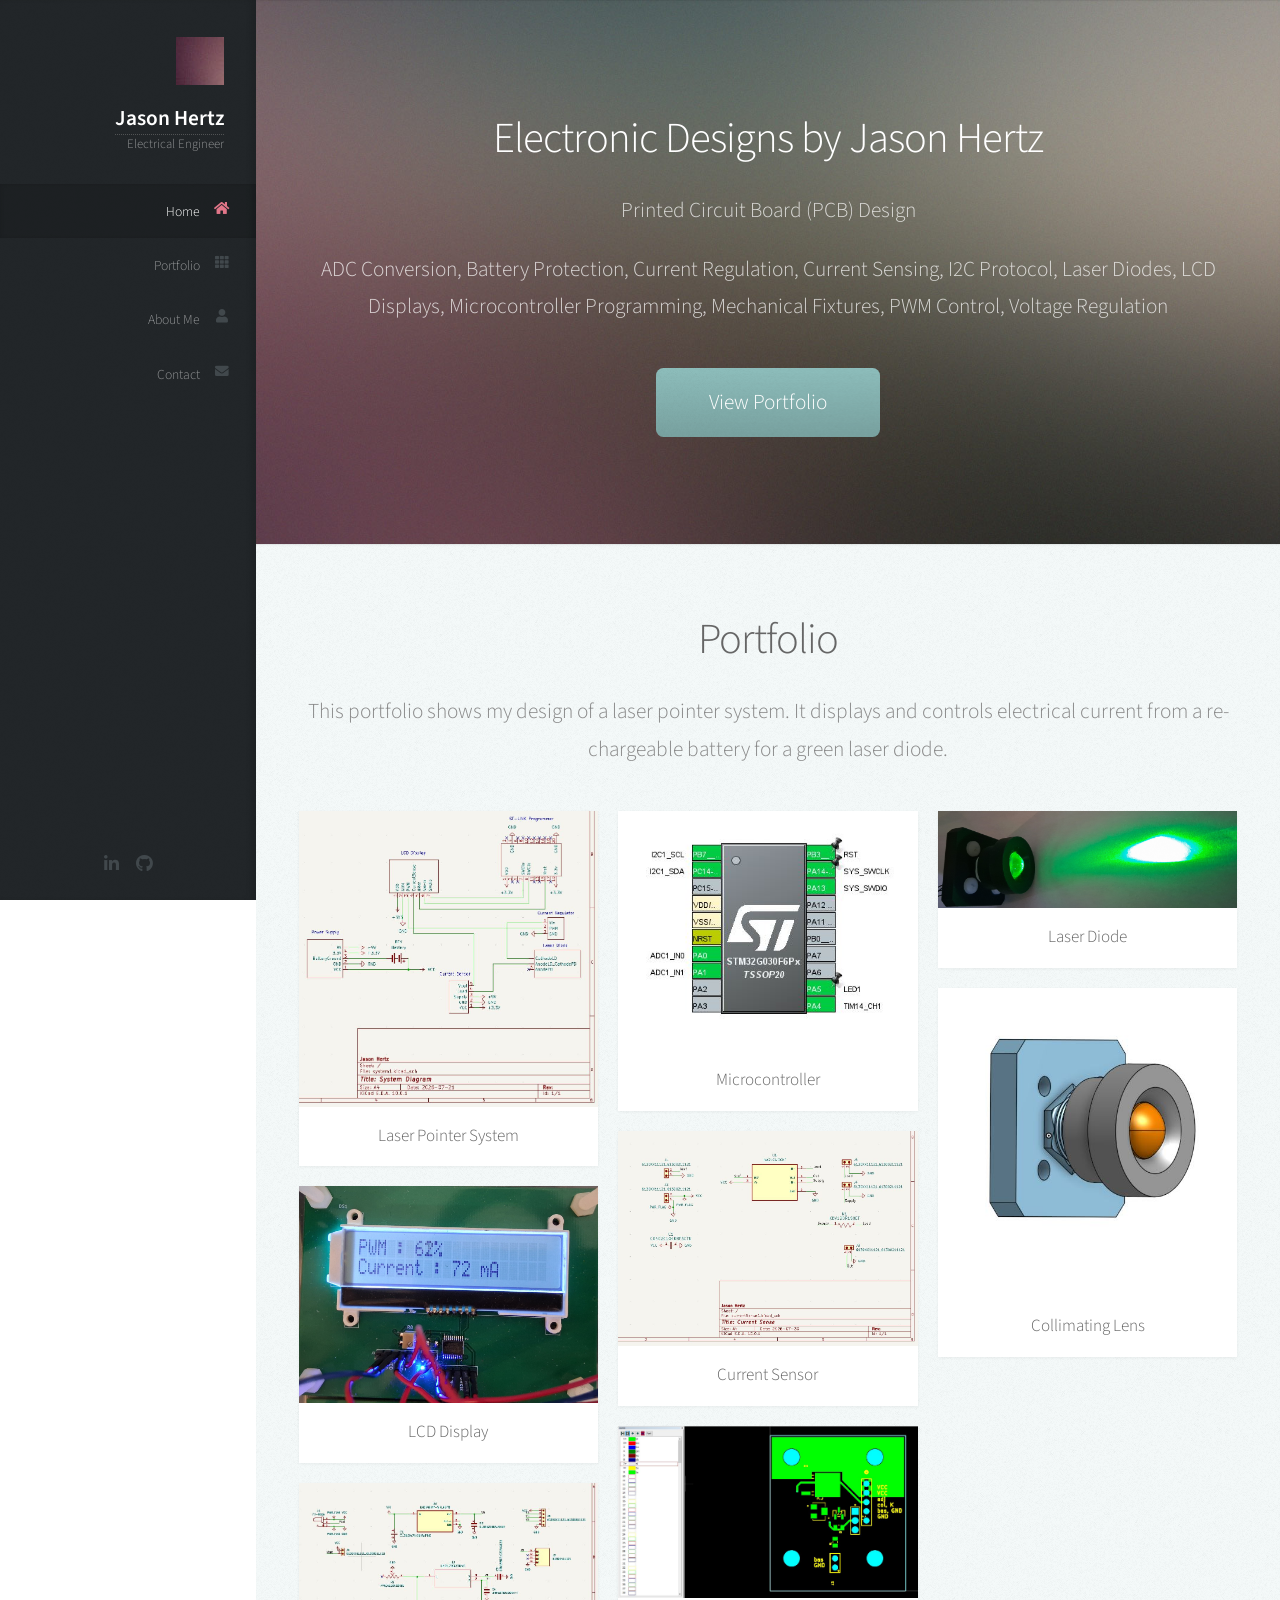
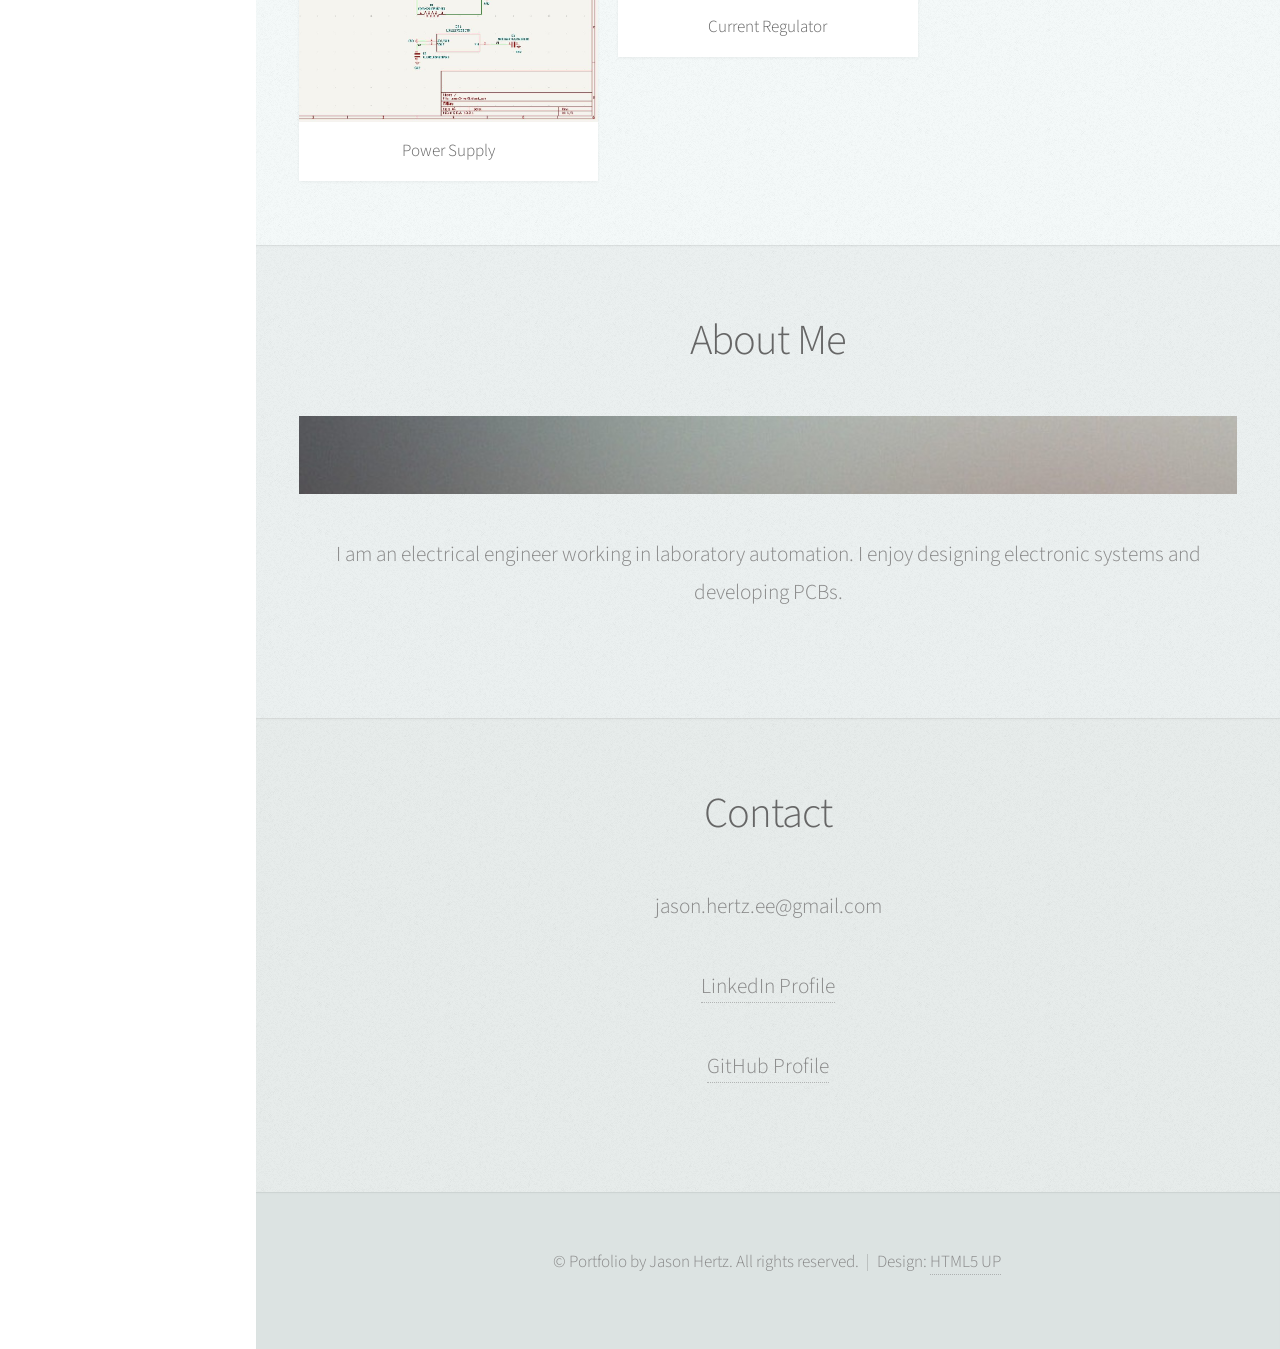
<file: index.html>
<!DOCTYPE HTML>
<!--
	Prologue by HTML5 UP
	html5up.net | @ajlkn
	Free for personal and commercial use under the CCA 3.0 license (html5up.net/license)
-->
<html>
	<head>
		<title>Jason Hertz</title>
		<meta charset="utf-8" />
		<meta name="viewport" content="width=device-width, initial-scale=1, user-scalable=no" />
		<link rel="stylesheet" href="assets/css/main.css" />
	</head>
	<body class="is-preload">

		<!-- Header -->
			<div id="header">

				<div class="top">

					<!-- Logo -->
						<div id="logo">
							<span class="image avatar48"><img src="images/avatar.jpg" alt="" /></span>
							<h1 id="title"><a href="https://jasonhertzee.github.io/">Jason Hertz</a></h1>
							<p>Electrical Engineer</p>
						</div>

					<!-- Nav -->
						<nav id="nav">
							<ul>
								<li><a href="#top" id="top-link"><span class="icon solid fa-home">Home</span></a></li>
								<li><a href="#portfolio" id="portfolio-link"><span class="icon solid fa-th">Portfolio</span></a></li>
								<li><a href="#about" id="about-link"><span class="icon solid fa-user">About Me</span></a></li>
								<li><a href="#contact" id="contact-link"><span class="icon solid fa-envelope">Contact</span></a></li>
							</ul>
						</nav>

				</div>

				<div class="bottom">

					<!-- Social Icons -->
						<ul class="icons">
							<li><a href="https://www.linkedin.com/in/jason-hertz-9854b223b/" class="icon brands fa-linkedin-in"><span class="label">LinkedIn</span></a></li>
							<li><a href="https://github.com/JasonHertzEE/JasonHertzEE" class="icon brands fa-github"><span class="label">Github</span></a></li>				
						</ul>
				</div>

			</div>

		<!-- Main -->
			<div id="main">

				<!-- Intro -->
					<section id="top" class="one dark cover">
						<div class="container">

							<header>
								<h2 class="alt"><strong>Electronic Designs by Jason Hertz</strong></h2>
								<p>Printed Circuit Board (PCB) Design</p>
								<p>ADC Conversion, Battery Protection, Current Regulation, Current Sensing, I2C Protocol, Laser Diodes, LCD Displays, Microcontroller Programming, Mechanical Fixtures, PWM Control, Voltage Regulation</p>
							</header>

							<footer>
								<a href="#portfolio" class="button scrolly">View Portfolio</a>
							</footer>

						</div>
					</section>

				<!-- Portfolio -->
					<section id="portfolio" class="two">
						<div class="container">

							<header>
								<h2>Portfolio</h2>
								<p>This portfolio shows my design of a laser pointer system. It displays and controls electrical current from a re-chargeable battery for a green laser diode.</p>
							</header>

							<div class="row">
								<div class="col-4 col-12-mobile">
									<article class="item">
										<a href="systemIndex1.html" class="image fit"><img src="images/systemDesign1.JPG" alt="" /></a>
										<header>
											<h3>Laser Pointer System</h3>
										</header>
									</article>
									<article class="item">
										<a href="LCDIndex1.html" class="image fit"><img src="images/lcd1.jpg" alt="" /></a>
										<header>
											<h3>LCD Display</h3>
										</header>
									</article>
									<article class="item">
										<a href="powerSupplyIndex1.html" class="image fit"><img src="images/powerSupply.JPG" alt="" /></a>
										<header>
											<h3>Power Supply</h3>
										</header>
									</article>
									
								</div>
								<div class="col-4 col-12-mobile">
									
									<article class="item">
										<a href="microControllerIndex1.html" class="image fit"><img src="images/microController.JPG" alt="" /></a>
										<header>
											
											<h3>Microcontroller</h3>
										</header>
									</article>
									<article class="item">
										<a href="currentSenseIndex1.html" class="image fit"><img src="images/currentSense.JPG" alt="" /></a>
										<header>
											<h3>Current Sensor</h3>
										</header>
									</article>
									<article class="item">
										<a href="currentRegulatorIndex1.html" class="image fit"><img src="images/currentRegulator.JPG" alt="" /></a>
										<header>
											<h3>Current Regulator</h3>
										</header>
									</article>
								</div>
								<div class="col-4 col-12-mobile">
									
									
									<article class="item">
										<a href="laserDiodeIndex1.html" class="image fit"><img src="images/laser1.jpg" alt="" /></a>
										<header>
											<h3>Laser Diode</h3>
										</header>
									</article>
									<article class="item">
										<a href="lensIndex1.html" class="image fit"><img src="images/laserFixture1.JPG" alt="" /></a>
										<header>
											<h3>Collimating Lens</h3>
										</header>
									</article>
								</div>
							</div>

						</div>
					</section>

				<!-- About Me -->
					<section id="about" class="three">
						<div class="container">

							<header>
								<h2>About Me</h2>
							</header>

							<a href="#" class="image featured"><img src="images/pic08.jpg" alt="" /></a>

							<p>I am an electrical engineer working in laboratory automation. I enjoy designing electronic systems and developing PCBs.</p>

						</div>
					</section>

				<!-- Contact -->
					<section id="contact" class="four">
						<div class="container">

							<header>
								<h2>Contact</h2>
							</header>

							<p>jason.hertz.ee@gmail.com</p>
							<p><a href = "https://www.linkedin.com/in/jason-hertz-9854b223b/">LinkedIn Profile</a></p>
							<p><a href = "https://github.com/JasonHertzEE/JasonHertzEE">GitHub Profile</a></p>
						</div>
					</section>

			</div>

		<!-- Footer -->
			<div id="footer">

				<!-- Copyright -->
					<ul class="copyright">
						<li>&copy; Portfolio by Jason Hertz. All rights reserved.</li><li>Design: <a href="http://html5up.net">HTML5 UP</a></li>
					</ul>

			</div>

		<!-- Scripts -->
			<script src="assets/js/jquery.min.js"></script>
			<script src="assets/js/jquery.scrolly.min.js"></script>
			<script src="assets/js/jquery.scrollex.min.js"></script>
			<script src="assets/js/browser.min.js"></script>
			<script src="assets/js/breakpoints.min.js"></script>
			<script src="assets/js/util.js"></script>
			<script src="assets/js/main.js"></script>

	</body>
</html>
</file>
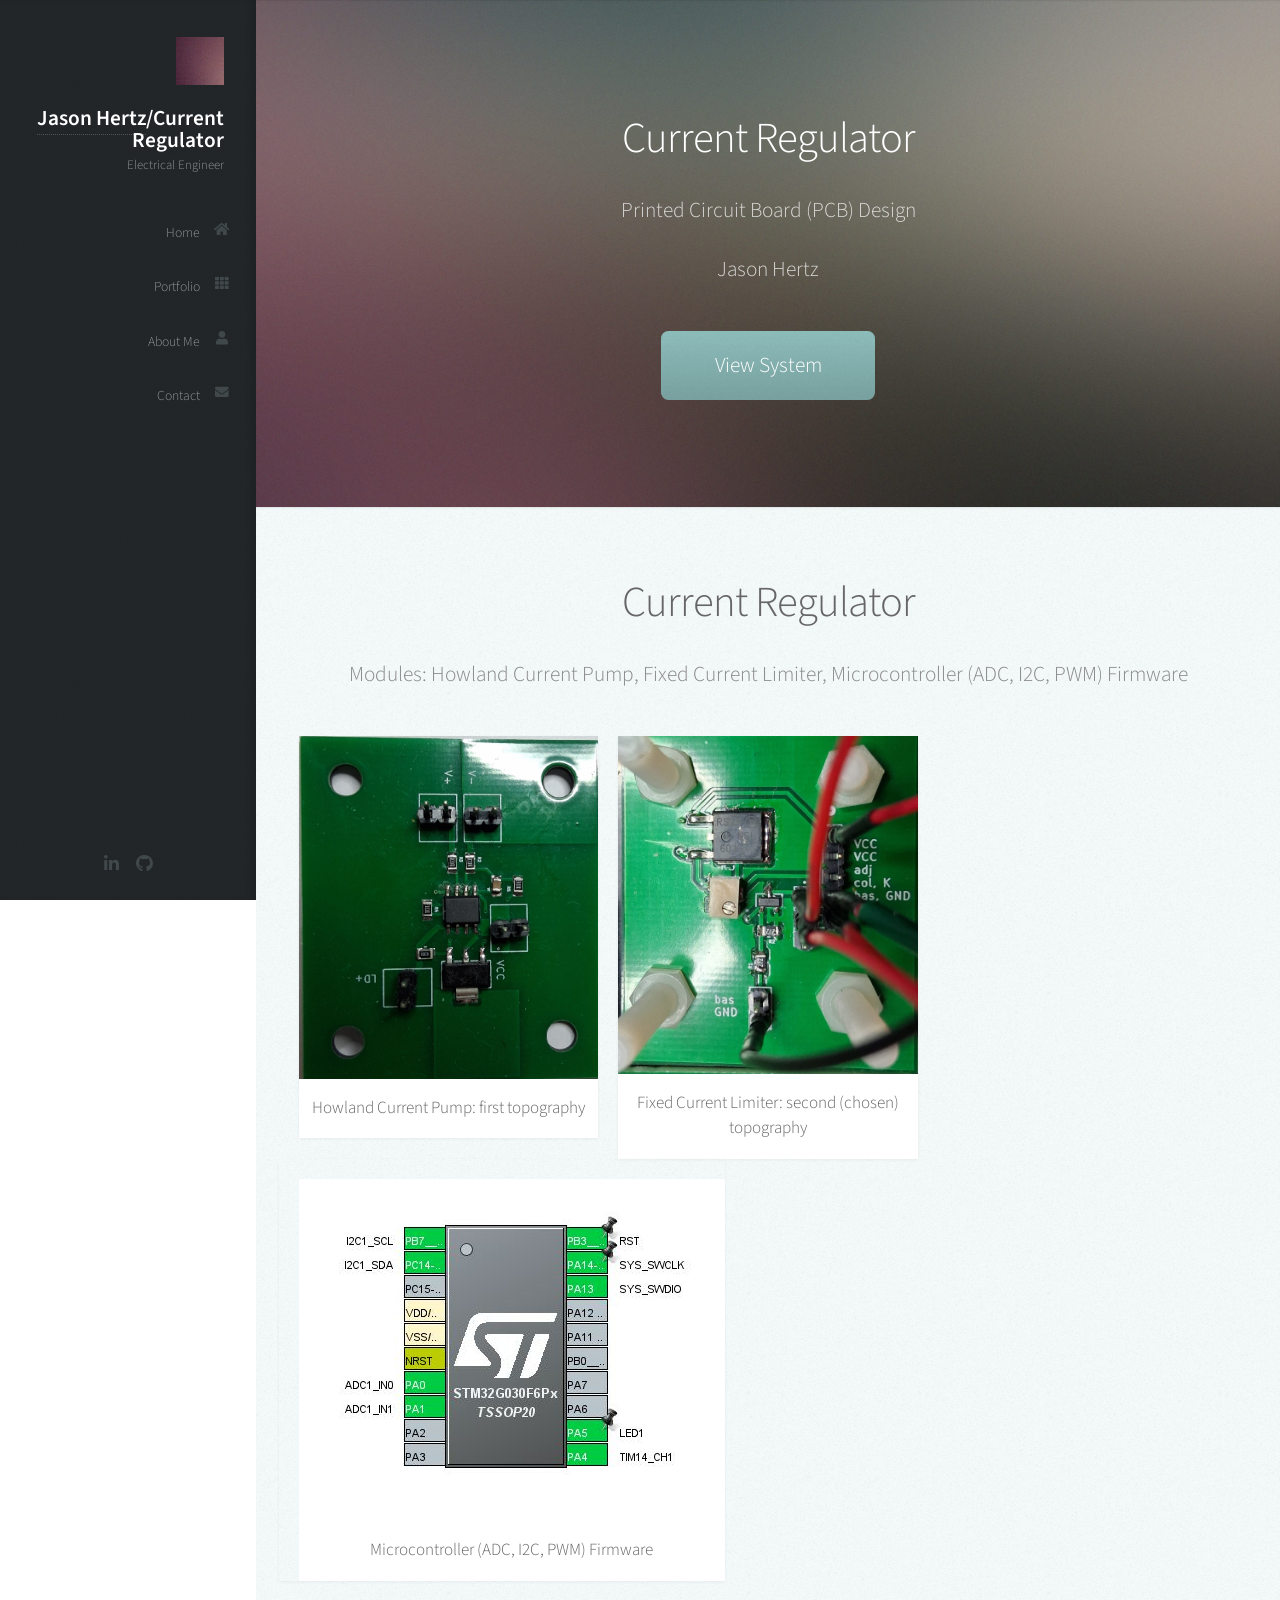
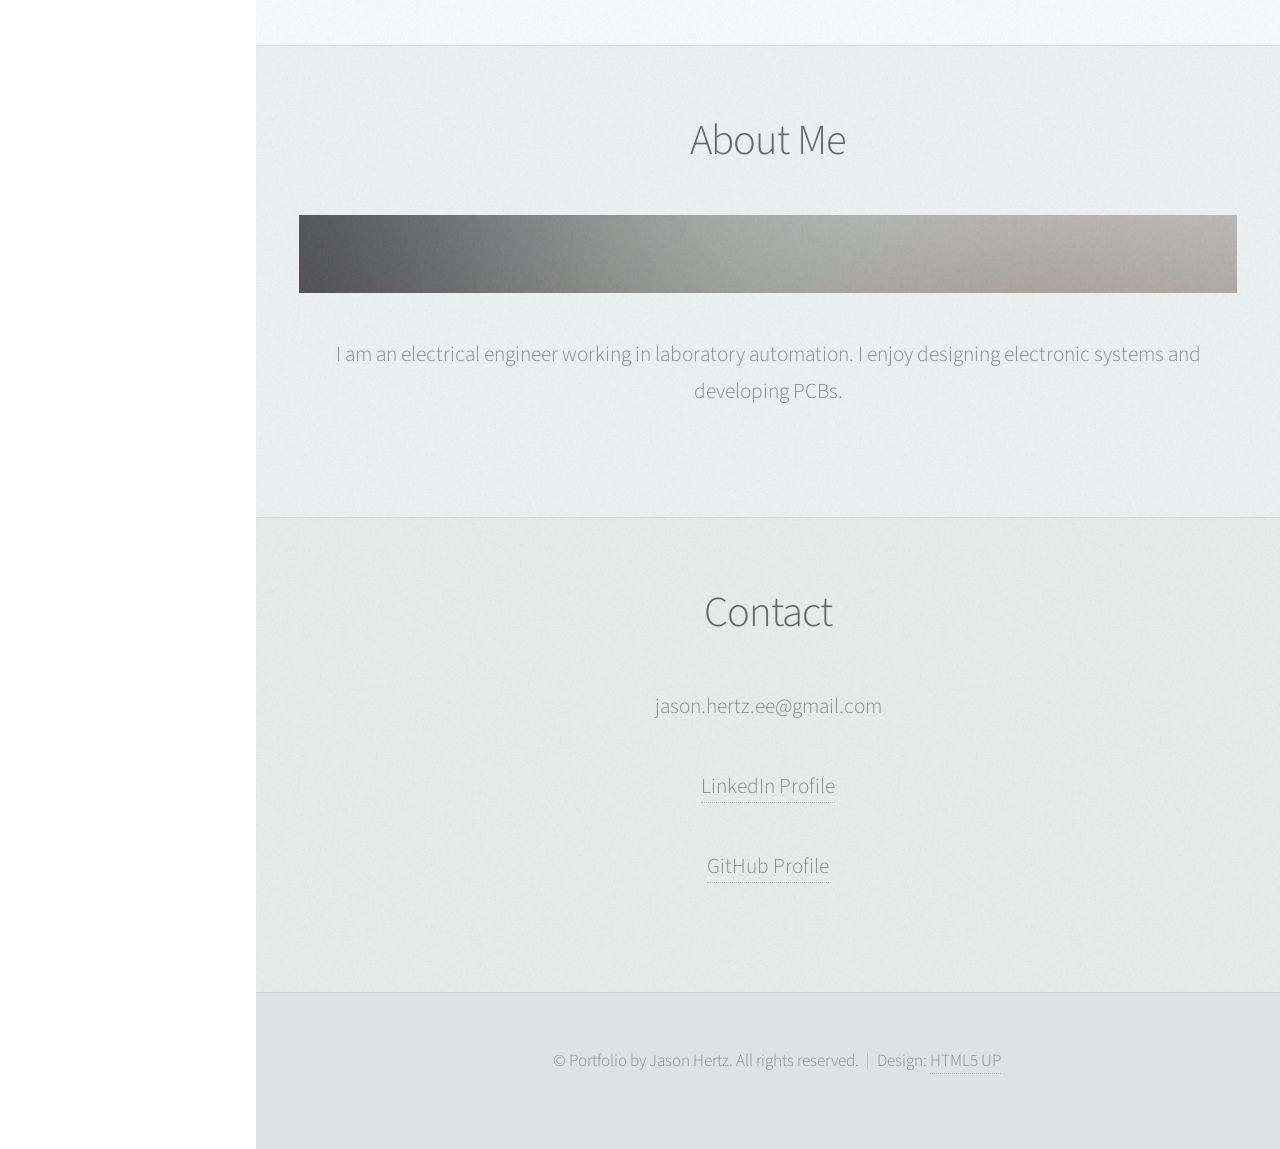
<file: currentRegulatorIndex1.html>
<!DOCTYPE HTML>
<!--
	Prologue by HTML5 UP
	html5up.net | @ajlkn
	Free for personal and commercial use under the CCA 3.0 license (html5up.net/license)
-->
<html>
	<head>
		<title>Jason Hertz/Current Regulator</title>
		<meta charset="utf-8" />
		<meta name="viewport" content="width=device-width, initial-scale=1, user-scalable=no" />
		<link rel="stylesheet" href="assets/css/main.css" />
	</head>
	<body class="is-preload">

		<!-- Header -->
			<div id="header">

				<div class="top">

					<!-- Logo -->
						<div id="logo">
							<span class="image avatar48"><img src="images/avatar.jpg" alt="" /></span>
							<h1 id="title"><a href="https://jasonhertzee.github.io/">Jason Hertz</a>/Current Regulator</h1>
							<p>Electrical Engineer</p>
						</div>

					<!-- Nav -->
						<nav id="nav">
							<ul>
								<li><a href="../index.html#top" id="top-link"><span class="icon solid fa-home">Home</span></a></li>
								<li><a href="../index.html#portfolio" id="portfolio-link"><span class="icon solid fa-th">Portfolio</span></a></li>
								<li><a href="../index.html#about" id="about-link"><span class="icon solid fa-user">About Me</span></a></li>
								<li><a href="../index.html#contact" id="contact-link"><span class="icon solid fa-envelope">Contact</span></a></li>
							</ul>
						</nav>

				</div>

				<div class="bottom">

					<!-- Social Icons -->
						<ul class="icons">
							<li><a href="https://www.linkedin.com/in/jason-hertz-9854b223b/" class="icon brands fa-linkedin-in"><span class="label">LinkedIn</span></a></li>
							<li><a href="https://github.com/JasonHertzEE/JasonHertzEE" class="icon brands fa-github"><span class="label">Github</span></a></li>				
						</ul>
				</div>

			</div>

		<!-- Main -->
			<div id="main">

				<!-- Intro -->
					<section id="top" class="one dark cover">
						<div class="container">

							<header>
								<h2 class="alt"><strong>Current Regulator</strong></h2>
								<p>Printed Circuit Board (PCB) Design</p>
								<p>Jason Hertz</p>
							</header>

							<footer>
								<a href="#portfolio" class="button scrolly">View System</a>
							</footer>

						</div>
					</section>

				<!-- Portfolio -->
					<section id="portfolio" class="two">
						<div class="container">

							<header>
								<h2>Current Regulator</h2>
								<p>Modules: Howland Current Pump, Fixed Current Limiter, Microcontroller (ADC, I2C, PWM) Firmware </p>
							</header>

							<div class="row">
								<div class="col-4 col-12-mobile">
									
									<article class="item">
										<a href="https://github.com/JasonHertzEE/JasonHertzEE.github.io/blob/main/images/currentPump1a.jpg" class="image fit"><img src="images/currentPump1a.jpg" alt="" /></a>
										<header>
											<h3>Howland Current Pump: first topography</h3>
										</header>
									</article>
									
								</div>
								<div class="col-4 col-12-mobile">
									
									<article class="item">
										<a href="https://github.com/JasonHertzEE/JasonHertzEE.github.io/blob/main/images/currentSW.jpg" class="image fit"><img src="images/currentSW.jpg" alt="" /></a>
										<header>
											<h3>Fixed Current Limiter: second (chosen) topography</h3>
										</header>
									</article>
									
								</div
								
								
								<div class="col-4 col-12-mobile">
									<article class="item">
										<a href="microControllerIndex1.html" class="image fit"><img src="images/microController.JPG" alt="" /></a>
										<header>
											
											<h3>Microcontroller (ADC, I2C, PWM) Firmware</h3>
										</header>
									</article>
								</div>

								
						</div>
					</section>

				<!-- About Me -->
					<section id="about" class="three">
						<div class="container">

							<header>
								<h2>About Me</h2>
							</header>

							<a href="#" class="image featured"><img src="images/pic08.jpg" alt="" /></a>

							<p>I am an electrical engineer working in laboratory automation. I enjoy designing electronic systems and developing PCBs.</p>

						</div>
					</section>

				<!-- Contact -->
					<section id="contact" class="four">
						<div class="container">

							<header>
								<h2>Contact</h2>
							</header>

							<p>jason.hertz.ee@gmail.com</p>
							<p><a href = "https://www.linkedin.com/in/jason-hertz-9854b223b/">LinkedIn Profile</a></p>
							<p><a href = "https://github.com/JasonHertzEE/JasonHertzEE">GitHub Profile</a></p>
						</div>
					</section>

			</div>

		<!-- Footer -->
			<div id="footer">

				<!-- Copyright -->
					<ul class="copyright">
						<li>&copy; Portfolio by Jason Hertz. All rights reserved.</li><li>Design: <a href="http://html5up.net">HTML5 UP</a></li>
					</ul>

			</div>

		<!-- Scripts -->
			<script src="assets/js/jquery.min.js"></script>
			<script src="assets/js/jquery.scrolly.min.js"></script>
			<script src="assets/js/jquery.scrollex.min.js"></script>
			<script src="assets/js/browser.min.js"></script>
			<script src="assets/js/breakpoints.min.js"></script>
			<script src="assets/js/util.js"></script>
			<script src="assets/js/main.js"></script>

	</body>
</html>
</file>
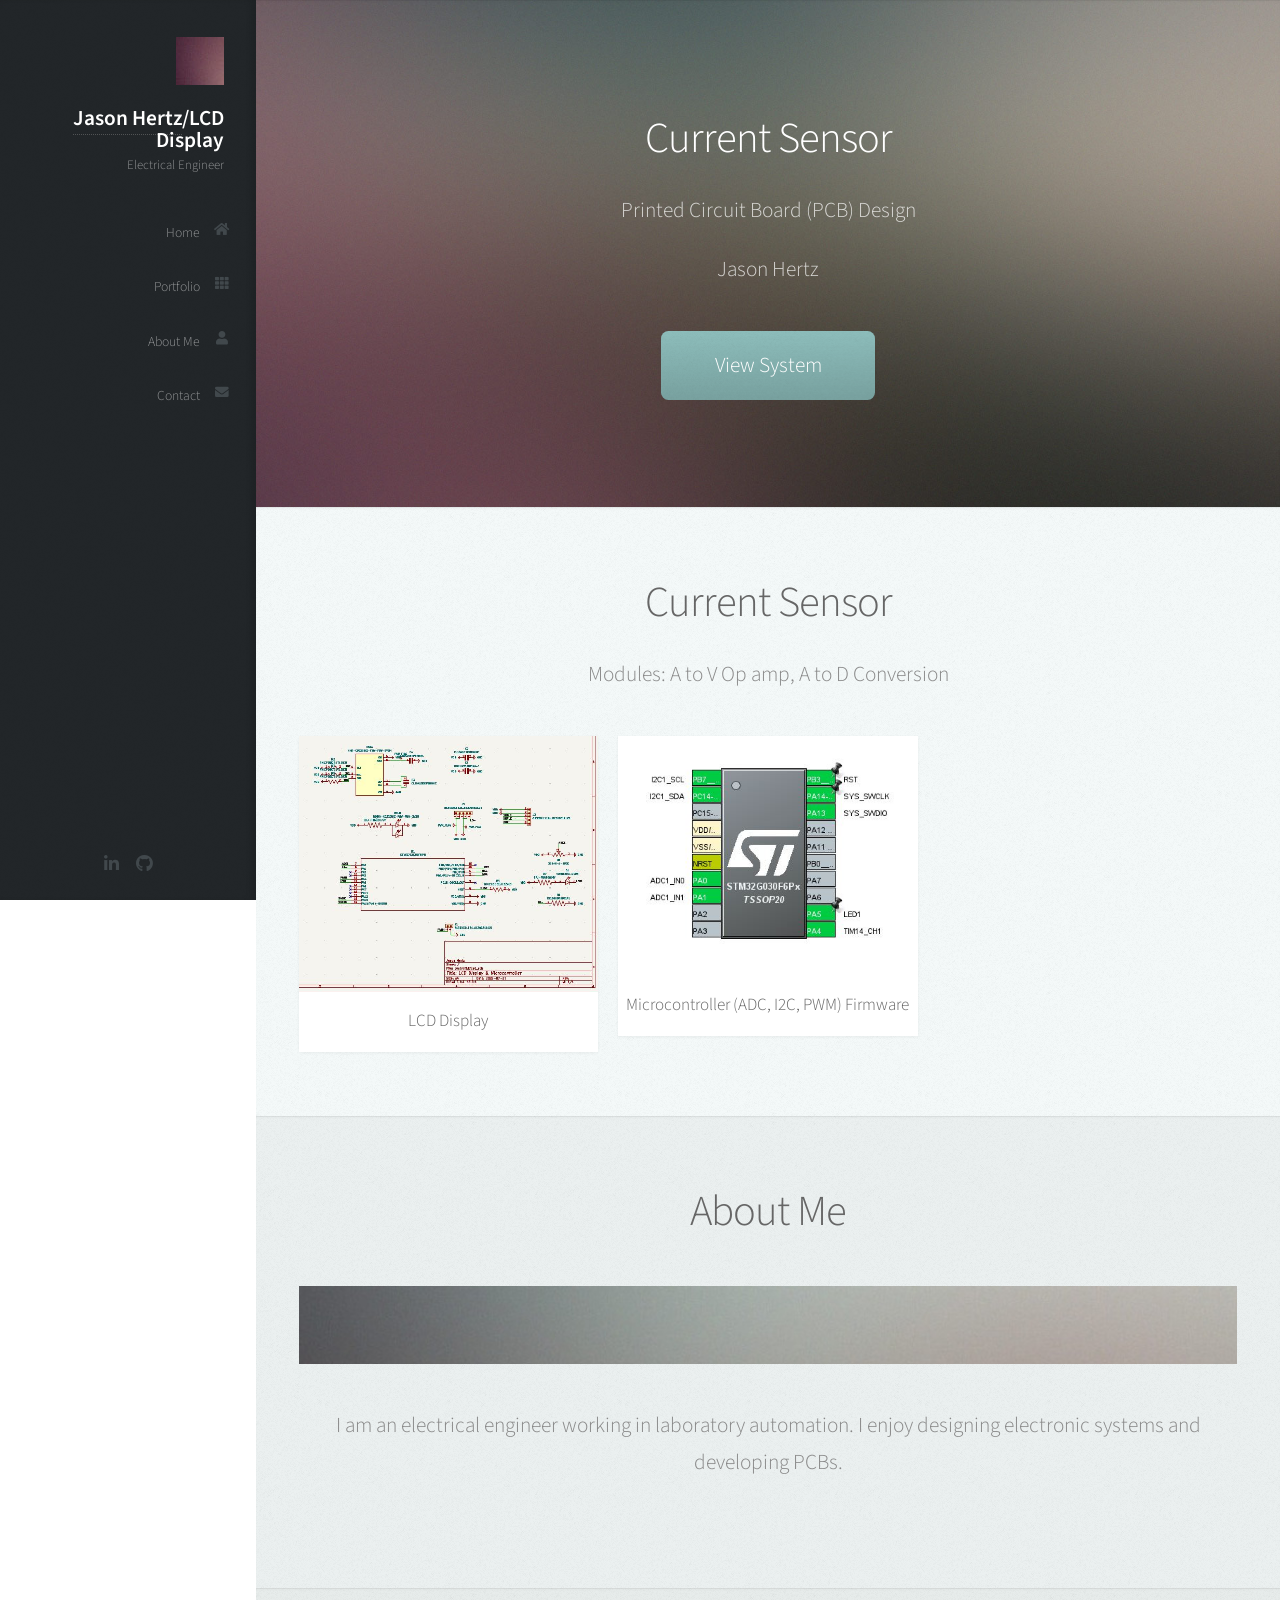
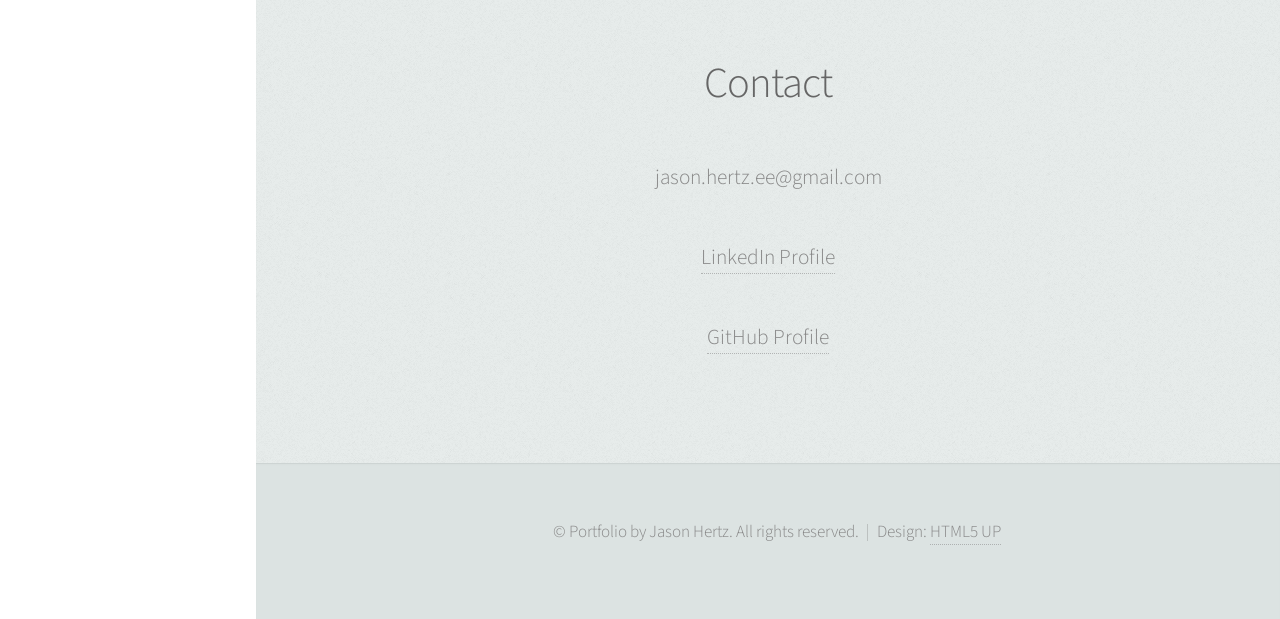
<file: currentSenseIndex1.html>
<!DOCTYPE HTML>
<!--
	Prologue by HTML5 UP
	html5up.net | @ajlkn
	Free for personal and commercial use under the CCA 3.0 license (html5up.net/license)
-->
<html>
	<head>
		<title>Jason Hertz/Current Sensor</title>
		<meta charset="utf-8" />
		<meta name="viewport" content="width=device-width, initial-scale=1, user-scalable=no" />
		<link rel="stylesheet" href="assets/css/main.css" />
	</head>
	<body class="is-preload">

		<!-- Header -->
			<div id="header">

				<div class="top">

					<!-- Logo -->
						<div id="logo">
							<span class="image avatar48"><img src="images/avatar.jpg" alt="" /></span>
							<h1 id="title"><a href="https://jasonhertzee.github.io/">Jason Hertz</a>/LCD Display</h1>
							<p>Electrical Engineer</p>
						</div>

					<!-- Nav -->
						<nav id="nav">
							<ul>
								<li><a href="../index.html#top" id="top-link"><span class="icon solid fa-home">Home</span></a></li>
								<li><a href="../index.html#portfolio" id="portfolio-link"><span class="icon solid fa-th">Portfolio</span></a></li>
								<li><a href="../index.html#about" id="about-link"><span class="icon solid fa-user">About Me</span></a></li>
								<li><a href="../index.html#contact" id="contact-link"><span class="icon solid fa-envelope">Contact</span></a></li>
							</ul>
						</nav>

				</div>

				<div class="bottom">

					<!-- Social Icons -->
						<ul class="icons">
							<li><a href="https://www.linkedin.com/in/jason-hertz-9854b223b/" class="icon brands fa-linkedin-in"><span class="label">LinkedIn</span></a></li>
							<li><a href="https://github.com/JasonHertzEE/JasonHertzEE" class="icon brands fa-github"><span class="label">Github</span></a></li>				
						</ul>
				</div>

			</div>

		<!-- Main -->
			<div id="main">

				<!-- Intro -->
					<section id="top" class="one dark cover">
						<div class="container">

							<header>
								<h2 class="alt"><strong>Current Sensor</strong></h2>
								<p>Printed Circuit Board (PCB) Design</p>
								<p>Jason Hertz</p>
							</header>

							<footer>
								<a href="#portfolio" class="button scrolly">View System</a>
							</footer>

						</div>
					</section>

				<!-- Portfolio -->
					<section id="portfolio" class="two">
						<div class="container">

							<header>
								<h2>Current Sensor</h2>
								<p>Modules: A to V Op amp, A to D Conversion </p>
							</header>

							<div class="row">
								<div class="col-4 col-12-mobile">
									
									<article class="item">
										<a href="https://github.com/JasonHertzEE/JasonHertzEE.github.io/blob/main/images/lcd.JPG" class="image fit"><img src="images/lcd.JPG" alt="" /></a>
										<header>
											<h3>LCD Display</h3>
										</header>
									</article>
									
								</div>
								<div class="col-4 col-12-mobile">
									<article class="item">
										<a href="microControllerIndex1.html" class="image fit"><img src="images/microController.JPG" alt="" /></a>
										<header>
											
											<h3>Microcontroller (ADC, I2C, PWM) Firmware</h3>
										</header>
									</article>
									
								</div>
								
							</div>

						</div>
					</section>

				<!-- About Me -->
					<section id="about" class="three">
						<div class="container">

							<header>
								<h2>About Me</h2>
							</header>

							<a href="#" class="image featured"><img src="images/pic08.jpg" alt="" /></a>

							<p>I am an electrical engineer working in laboratory automation. I enjoy designing electronic systems and developing PCBs.</p>

						</div>
					</section>

				<!-- Contact -->
					<section id="contact" class="four">
						<div class="container">

							<header>
								<h2>Contact</h2>
							</header>

							<p>jason.hertz.ee@gmail.com</p>
							<p><a href = "https://www.linkedin.com/in/jason-hertz-9854b223b/">LinkedIn Profile</a></p>
							<p><a href = "https://github.com/JasonHertzEE/JasonHertzEE">GitHub Profile</a></p>
						</div>
					</section>

			</div>

		<!-- Footer -->
			<div id="footer">

				<!-- Copyright -->
					<ul class="copyright">
						<li>&copy; Portfolio by Jason Hertz. All rights reserved.</li><li>Design: <a href="http://html5up.net">HTML5 UP</a></li>
					</ul>

			</div>

		<!-- Scripts -->
			<script src="assets/js/jquery.min.js"></script>
			<script src="assets/js/jquery.scrolly.min.js"></script>
			<script src="assets/js/jquery.scrollex.min.js"></script>
			<script src="assets/js/browser.min.js"></script>
			<script src="assets/js/breakpoints.min.js"></script>
			<script src="assets/js/util.js"></script>
			<script src="assets/js/main.js"></script>

	</body>
</html>
</file>
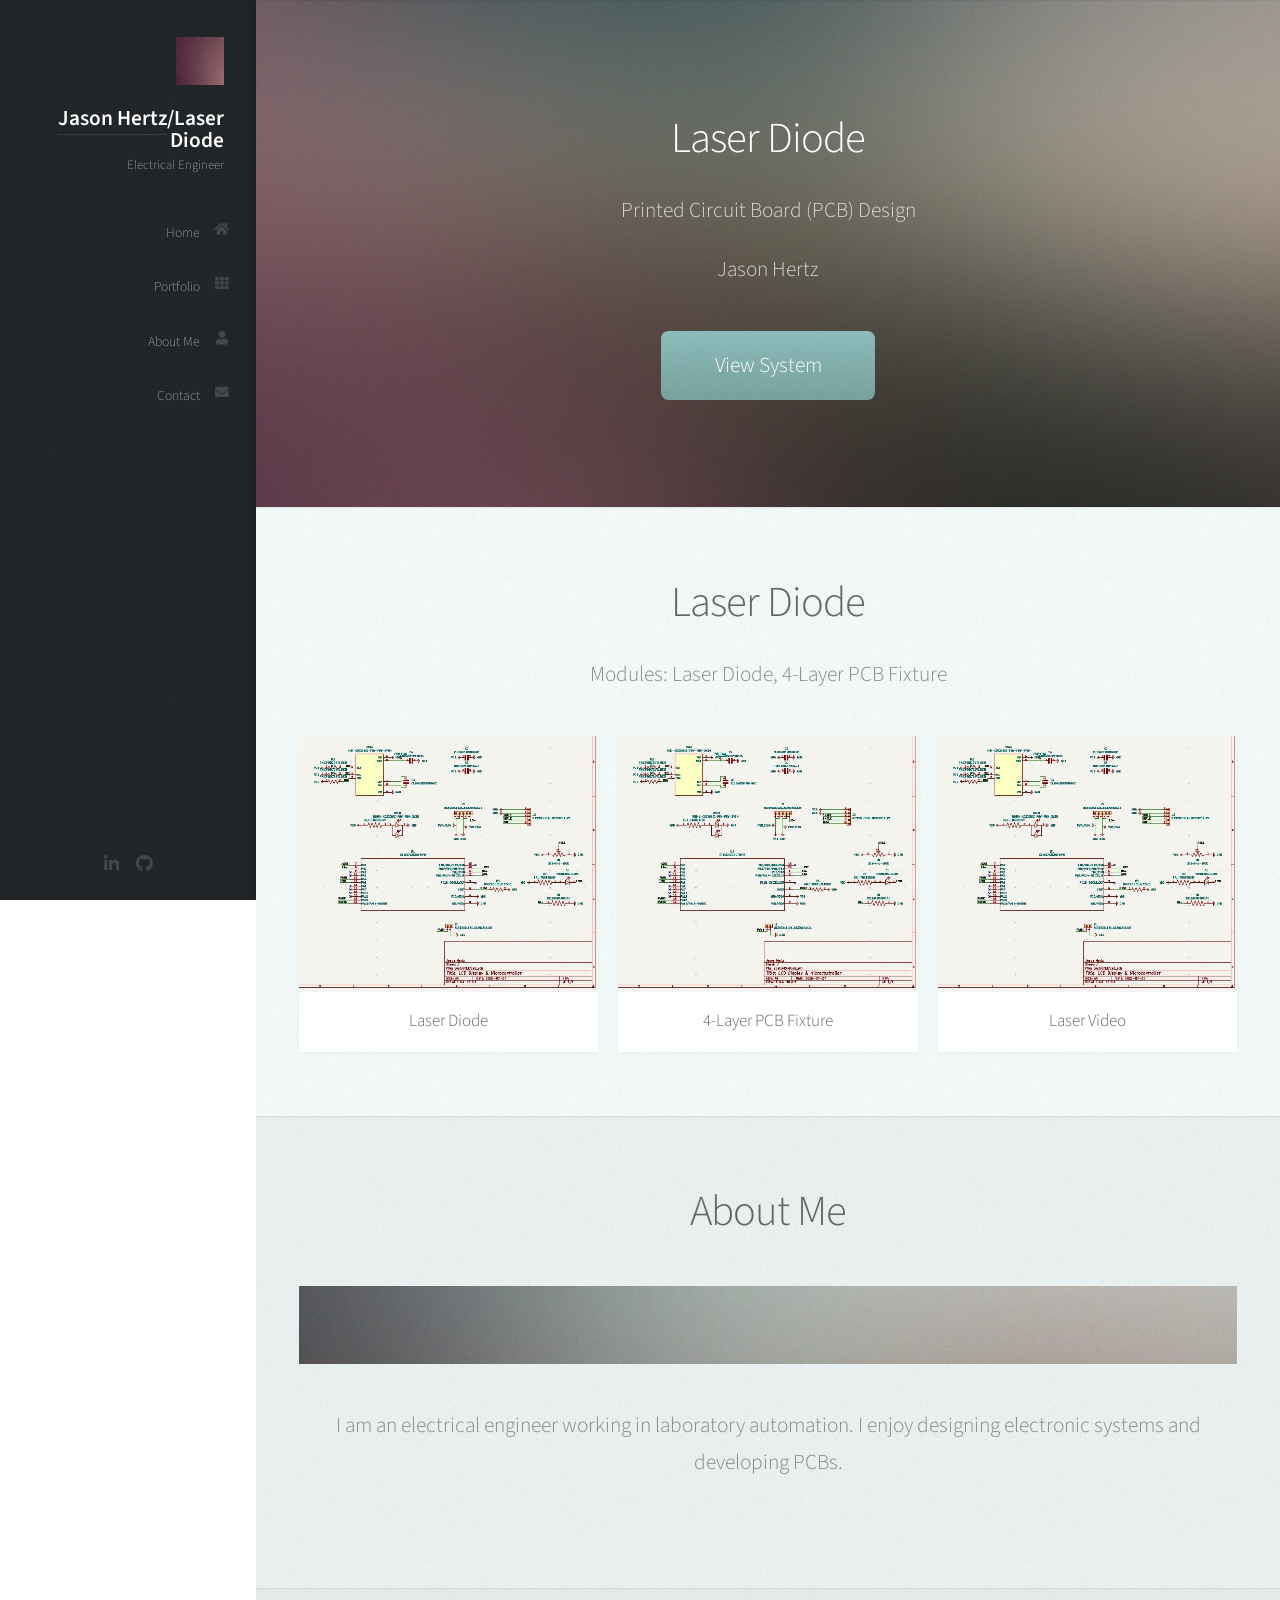
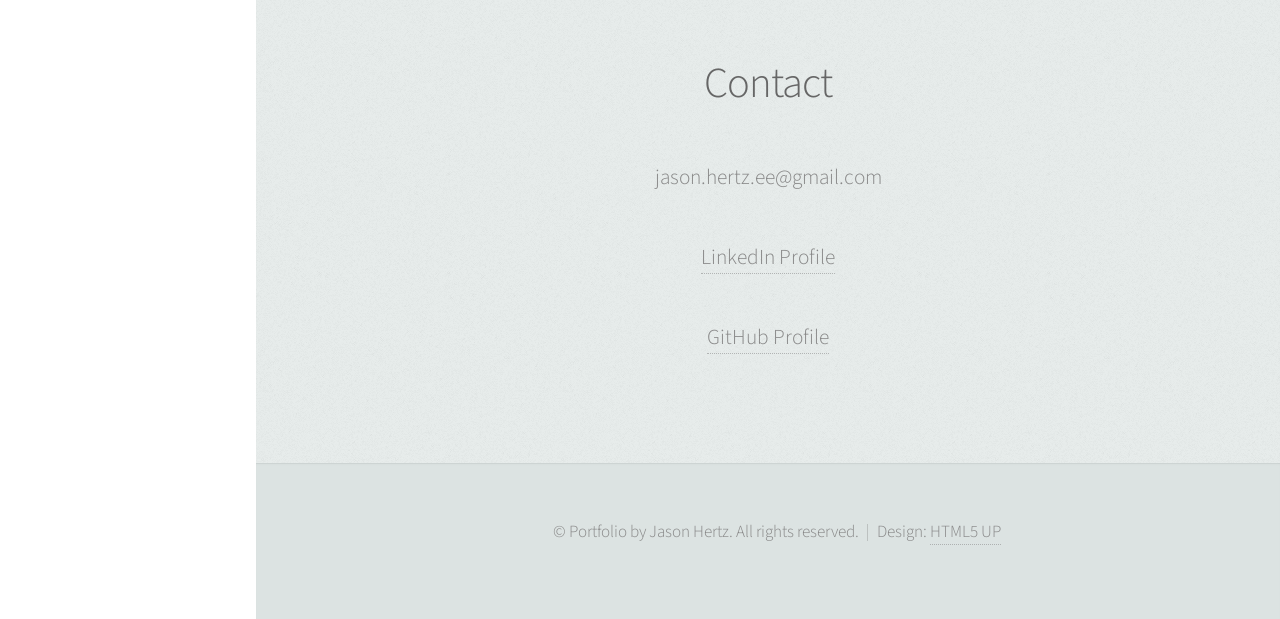
<file: laserDiodeIndex1.html>
<!DOCTYPE HTML>
<!--
	Prologue by HTML5 UP
	html5up.net | @ajlkn
	Free for personal and commercial use under the CCA 3.0 license (html5up.net/license)
-->
<html>
	<head>
		<title>Jason Hertz/Laser Diode</title>
		<meta charset="utf-8" />
		<meta name="viewport" content="width=device-width, initial-scale=1, user-scalable=no" />
		<link rel="stylesheet" href="assets/css/main.css" />
	</head>
	<body class="is-preload">

		<!-- Header -->
			<div id="header">

				<div class="top">

					<!-- Logo -->
						<div id="logo">
							<span class="image avatar48"><img src="images/avatar.jpg" alt="" /></span>
							<h1 id="title"><a href="https://jasonhertzee.github.io/">Jason Hertz</a>/Laser Diode</h1>
							<p>Electrical Engineer</p>
						</div>

					<!-- Nav -->
						<nav id="nav">
							<ul>
								<li><a href="../index.html#top" id="top-link"><span class="icon solid fa-home">Home</span></a></li>
								<li><a href="../index.html#portfolio" id="portfolio-link"><span class="icon solid fa-th">Portfolio</span></a></li>
								<li><a href="../index.html#about" id="about-link"><span class="icon solid fa-user">About Me</span></a></li>
								<li><a href="../index.html#contact" id="contact-link"><span class="icon solid fa-envelope">Contact</span></a></li>
							</ul>
						</nav>

				</div>

				<div class="bottom">

					<!-- Social Icons -->
						<ul class="icons">
							<li><a href="https://www.linkedin.com/in/jason-hertz-9854b223b/" class="icon brands fa-linkedin-in"><span class="label">LinkedIn</span></a></li>
							<li><a href="https://github.com/JasonHertzEE/JasonHertzEE" class="icon brands fa-github"><span class="label">Github</span></a></li>				
						</ul>
				</div>

			</div>

		<!-- Main -->
			<div id="main">

				<!-- Intro -->
					<section id="top" class="one dark cover">
						<div class="container">

							<header>
								<h2 class="alt"><strong>Laser Diode</strong></h2>
								<p>Printed Circuit Board (PCB) Design</p>
								<p>Jason Hertz</p>
							</header>

							<footer>
								<a href="#portfolio" class="button scrolly">View System</a>
							</footer>

						</div>
					</section>

				<!-- Portfolio -->
					<section id="portfolio" class="two">
						<div class="container">

							<header>
								<h2>Laser Diode</h2>
								<p>Modules: Laser Diode, 4-Layer PCB Fixture</p>
							</header>

							<div class="row">
								<div class="col-4 col-12-mobile">
									
									<article class="item">
										<a href="https://github.com/JasonHertzEE/JasonHertzEE.github.io/blob/main/images/lcd.JPG" class="image fit"><img src="images/lcd.JPG" alt="" /></a>
										<header>
											<h3>Laser Diode</h3>
										</header>
									</article>
									
								</div>
								<div class="col-4 col-12-mobile">
									
									<article class="item">
										<a href="https://github.com/JasonHertzEE/JasonHertzEE.github.io/blob/main/images/lcd.JPG" class="image fit"><img src="images/lcd.JPG" alt="" /></a>
										<header>
											<h3>4-Layer PCB Fixture</h3>
										</header>
									</article>
									
								</div>
								<div class="col-4 col-12-mobile">
									
									<article class="item">
										<a href="https://github.com/JasonHertzEE/JasonHertzEE.github.io/blob/main/vids/laserVid1.mp4" class="image fit"><img src="images/lcd.JPG" alt="" /></a>
										<header>
											<h3>Laser Video</h3>
										</header>
									</article>
									
								</div>
							</div>

						</div>
					</section>

				<!-- About Me -->
					<section id="about" class="three">
						<div class="container">

							<header>
								<h2>About Me</h2>
							</header>

							<a href="#" class="image featured"><img src="images/pic08.jpg" alt="" /></a>

							<p>I am an electrical engineer working in laboratory automation. I enjoy designing electronic systems and developing PCBs.</p>

						</div>
					</section>

				<!-- Contact -->
					<section id="contact" class="four">
						<div class="container">

							<header>
								<h2>Contact</h2>
							</header>

							<p>jason.hertz.ee@gmail.com</p>
							<p><a href = "https://www.linkedin.com/in/jason-hertz-9854b223b/">LinkedIn Profile</a></p>
							<p><a href = "https://github.com/JasonHertzEE/JasonHertzEE">GitHub Profile</a></p>
						</div>
					</section>

			</div>

		<!-- Footer -->
			<div id="footer">

				<!-- Copyright -->
					<ul class="copyright">
						<li>&copy; Portfolio by Jason Hertz. All rights reserved.</li><li>Design: <a href="http://html5up.net">HTML5 UP</a></li>
					</ul>

			</div>

		<!-- Scripts -->
			<script src="assets/js/jquery.min.js"></script>
			<script src="assets/js/jquery.scrolly.min.js"></script>
			<script src="assets/js/jquery.scrollex.min.js"></script>
			<script src="assets/js/browser.min.js"></script>
			<script src="assets/js/breakpoints.min.js"></script>
			<script src="assets/js/util.js"></script>
			<script src="assets/js/main.js"></script>

	</body>
</html>
</file>
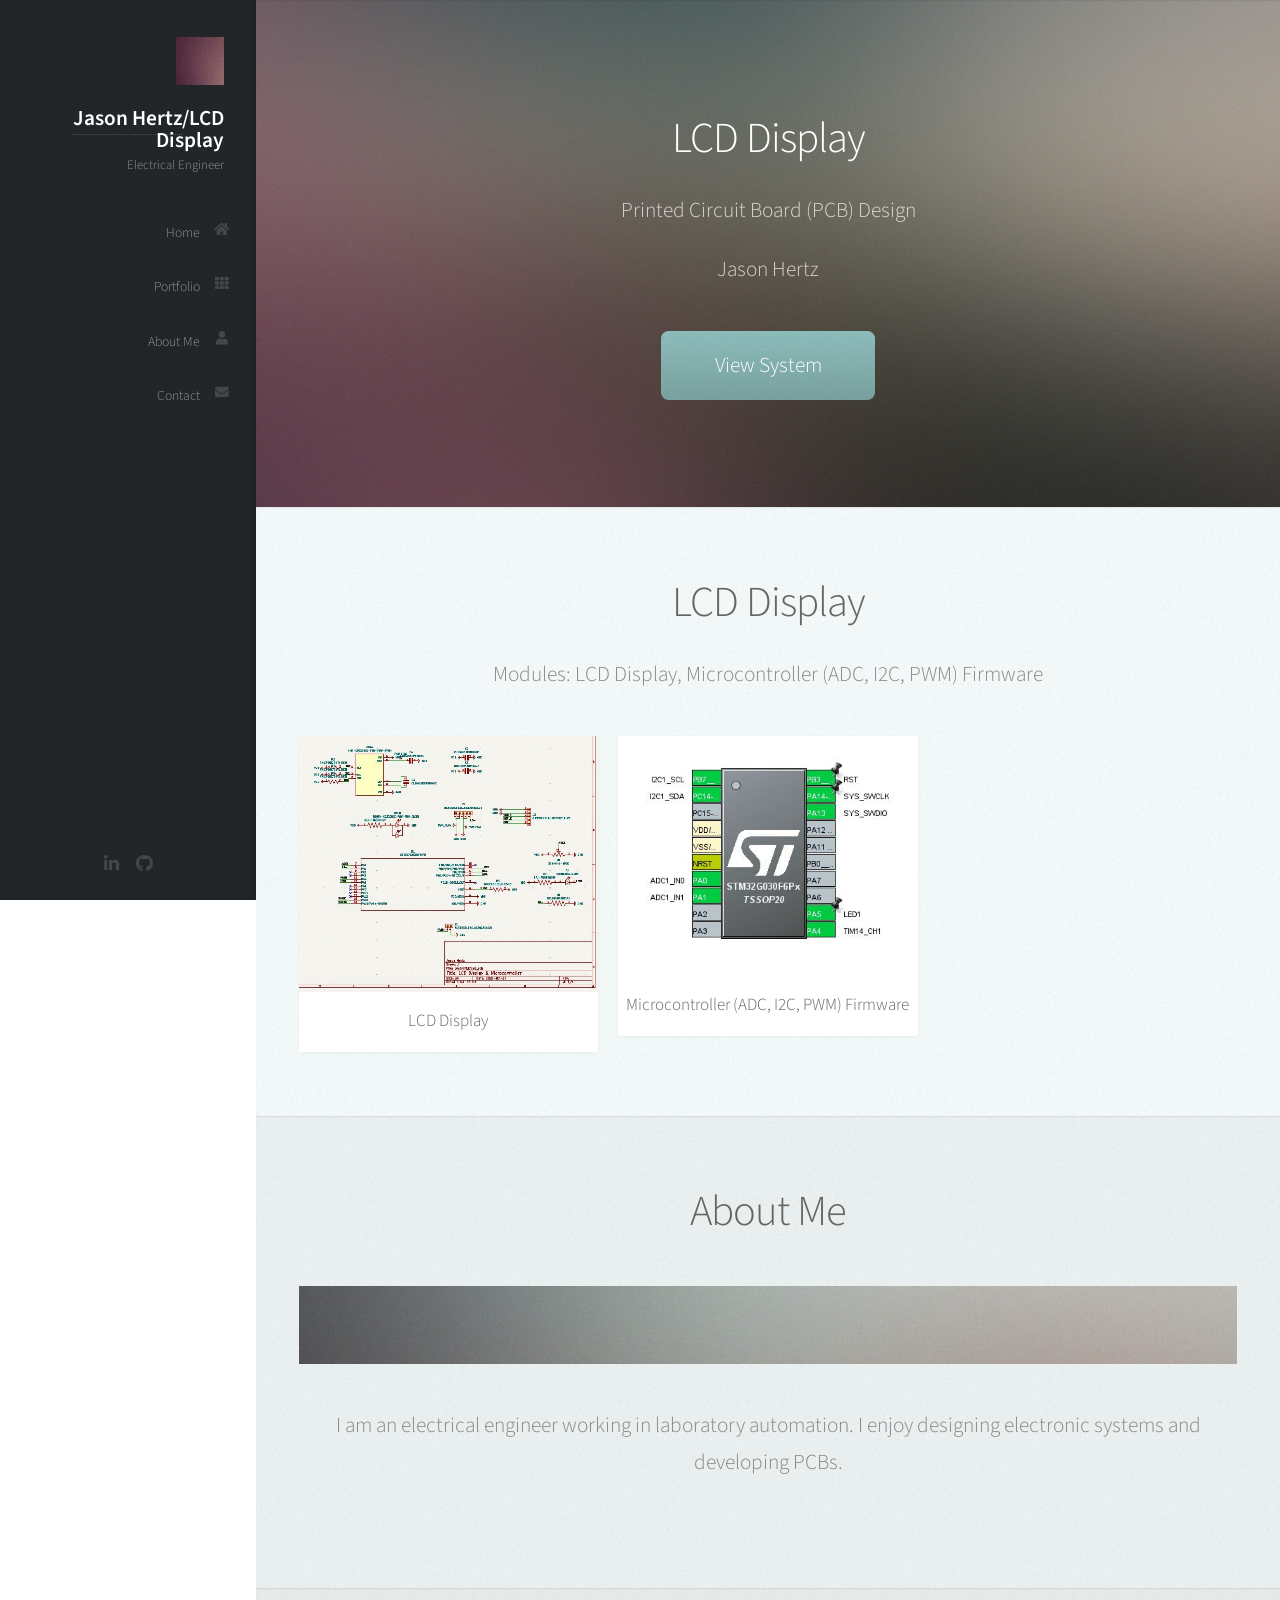
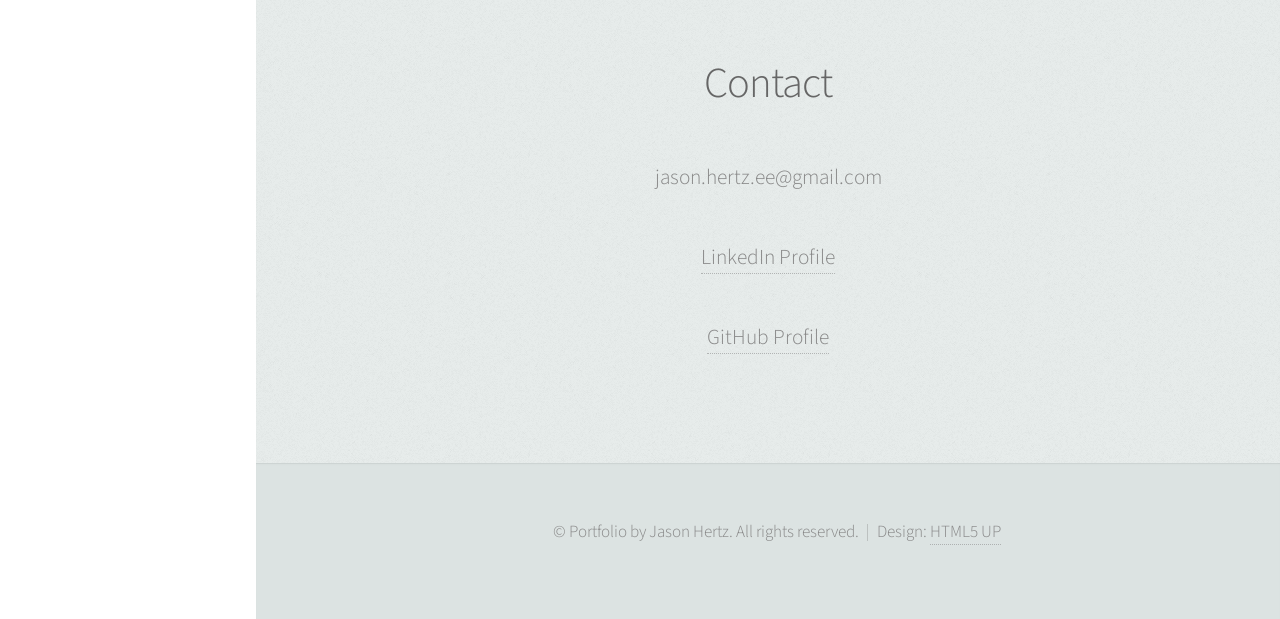
<file: LCDIndex1.html>
<!DOCTYPE HTML>
<!--
	Prologue by HTML5 UP
	html5up.net | @ajlkn
	Free for personal and commercial use under the CCA 3.0 license (html5up.net/license)
-->
<html>
	<head>
		<title>Jason Hertz/LCD Display</title>
		<meta charset="utf-8" />
		<meta name="viewport" content="width=device-width, initial-scale=1, user-scalable=no" />
		<link rel="stylesheet" href="assets/css/main.css" />
	</head>
	<body class="is-preload">

		<!-- Header -->
			<div id="header">

				<div class="top">

					<!-- Logo -->
						<div id="logo">
							<span class="image avatar48"><img src="images/avatar.jpg" alt="" /></span>
							<h1 id="title"><a href="https://jasonhertzee.github.io/">Jason Hertz</a>/LCD Display</h1>
							<p>Electrical Engineer</p>
						</div>

					<!-- Nav -->
						<nav id="nav">
							<ul>
								<li><a href="../index.html#top" id="top-link"><span class="icon solid fa-home">Home</span></a></li>
								<li><a href="../index.html#portfolio" id="portfolio-link"><span class="icon solid fa-th">Portfolio</span></a></li>
								<li><a href="../index.html#about" id="about-link"><span class="icon solid fa-user">About Me</span></a></li>
								<li><a href="../index.html#contact" id="contact-link"><span class="icon solid fa-envelope">Contact</span></a></li>
							</ul>
						</nav>

				</div>

				<div class="bottom">

					<!-- Social Icons -->
						<ul class="icons">
							<li><a href="https://www.linkedin.com/in/jason-hertz-9854b223b/" class="icon brands fa-linkedin-in"><span class="label">LinkedIn</span></a></li>
							<li><a href="https://github.com/JasonHertzEE/JasonHertzEE" class="icon brands fa-github"><span class="label">Github</span></a></li>				
						</ul>
				</div>

			</div>

		<!-- Main -->
			<div id="main">

				<!-- Intro -->
					<section id="top" class="one dark cover">
						<div class="container">

							<header>
								<h2 class="alt"><strong>LCD Display</strong></h2>
								<p>Printed Circuit Board (PCB) Design</p>
								<p>Jason Hertz</p>
							</header>

							<footer>
								<a href="#portfolio" class="button scrolly">View System</a>
							</footer>

						</div>
					</section>

				<!-- Portfolio -->
					<section id="portfolio" class="two">
						<div class="container">

							<header>
								<h2>LCD Display</h2>
								<p>Modules: LCD Display, Microcontroller (ADC, I2C, PWM) Firmware </p>
							</header>

							<div class="row">
								<div class="col-4 col-12-mobile">
									
									<article class="item">
										<a href="https://github.com/JasonHertzEE/JasonHertzEE.github.io/blob/main/images/lcd.JPG" class="image fit"><img src="images/lcd.JPG" alt="" /></a>
										<header>
											<h3>LCD Display</h3>
										</header>
									</article>
									
								</div>
								<div class="col-4 col-12-mobile">
									<article class="item">
										<a href="microControllerIndex1.html" class="image fit"><img src="images/microController.JPG" alt="" /></a>
										<header>
											
											<h3>Microcontroller (ADC, I2C, PWM) Firmware</h3>
										</header>
									</article>
									
								</div>
								
							</div>

						</div>
					</section>

				<!-- About Me -->
					<section id="about" class="three">
						<div class="container">

							<header>
								<h2>About Me</h2>
							</header>

							<a href="#" class="image featured"><img src="images/pic08.jpg" alt="" /></a>

							<p>I am an electrical engineer working in laboratory automation. I enjoy designing electronic systems and developing PCBs.</p>

						</div>
					</section>

				<!-- Contact -->
					<section id="contact" class="four">
						<div class="container">

							<header>
								<h2>Contact</h2>
							</header>

							<p>jason.hertz.ee@gmail.com</p>
							<p><a href = "https://www.linkedin.com/in/jason-hertz-9854b223b/">LinkedIn Profile</a></p>
							<p><a href = "https://github.com/JasonHertzEE/JasonHertzEE">GitHub Profile</a></p>
						</div>
					</section>

			</div>

		<!-- Footer -->
			<div id="footer">

				<!-- Copyright -->
					<ul class="copyright">
						<li>&copy; Portfolio by Jason Hertz. All rights reserved.</li><li>Design: <a href="http://html5up.net">HTML5 UP</a></li>
					</ul>

			</div>

		<!-- Scripts -->
			<script src="assets/js/jquery.min.js"></script>
			<script src="assets/js/jquery.scrolly.min.js"></script>
			<script src="assets/js/jquery.scrollex.min.js"></script>
			<script src="assets/js/browser.min.js"></script>
			<script src="assets/js/breakpoints.min.js"></script>
			<script src="assets/js/util.js"></script>
			<script src="assets/js/main.js"></script>

	</body>
</html>
</file>
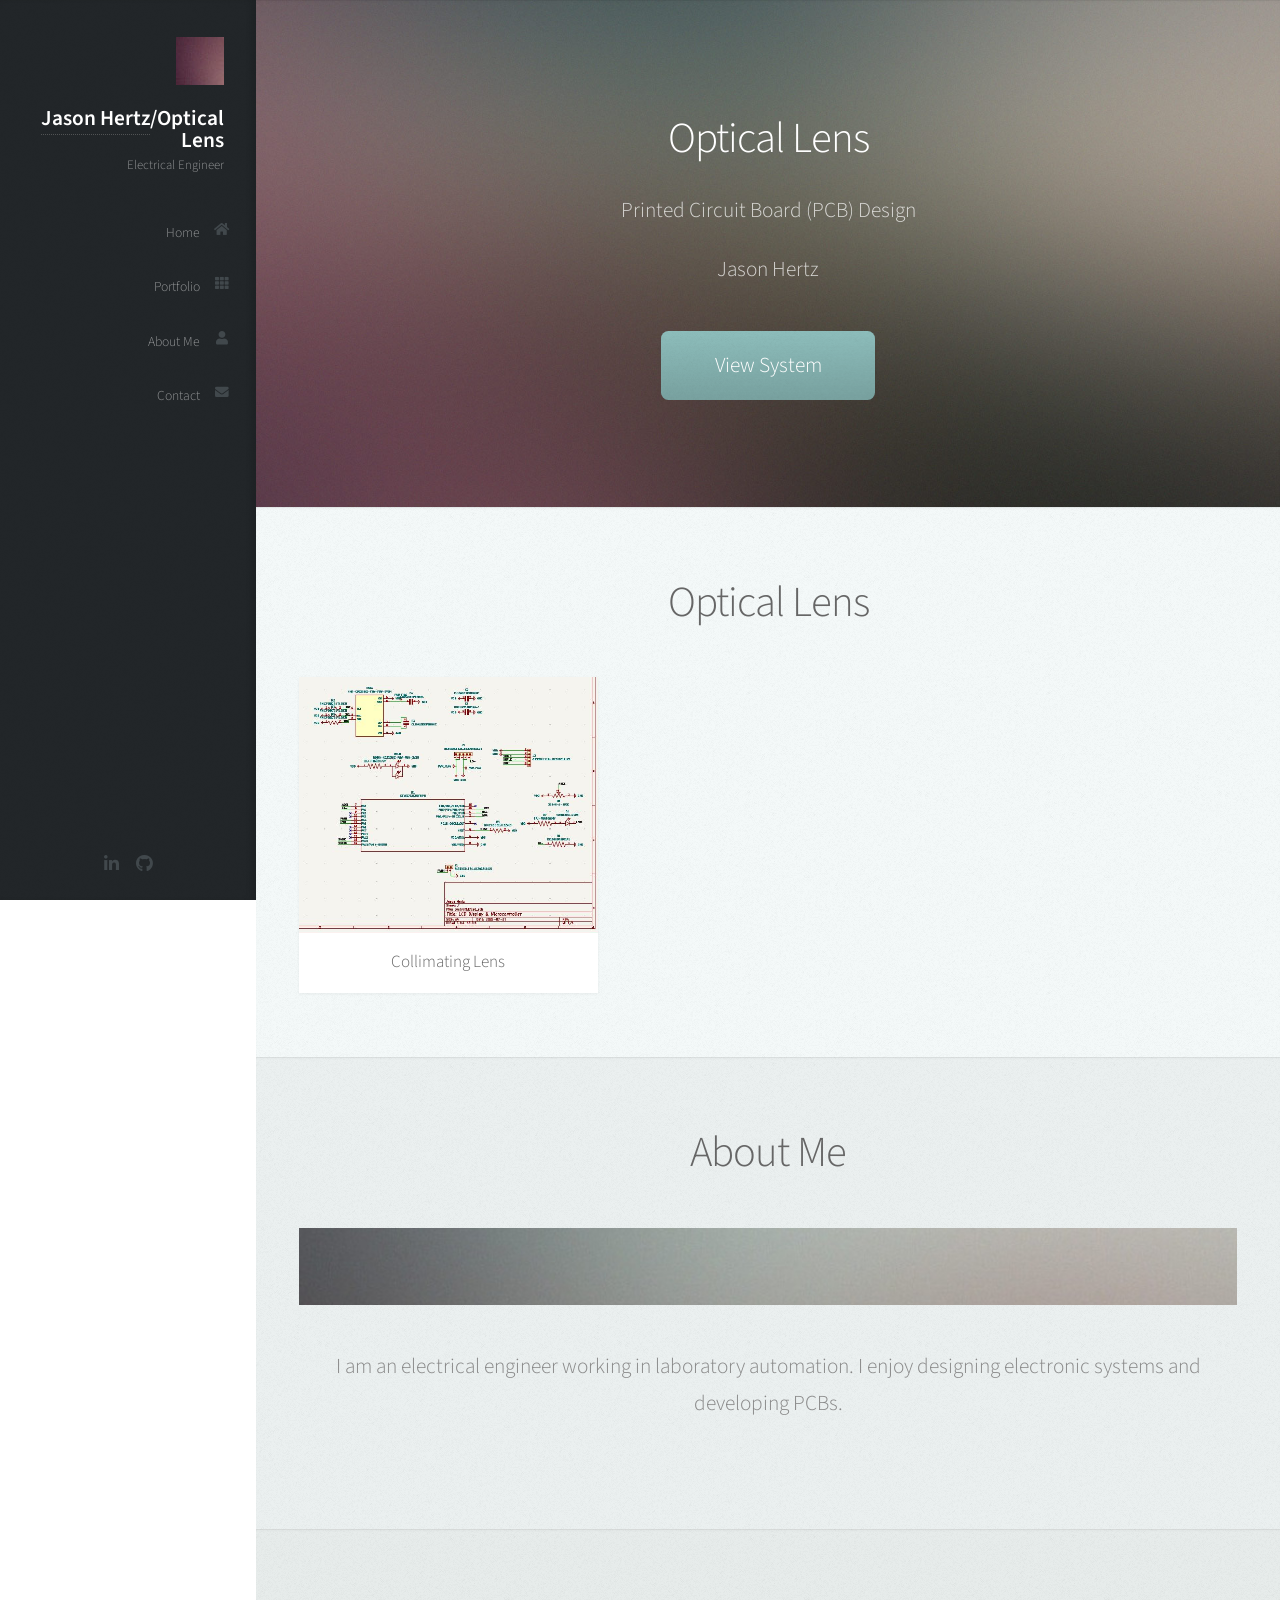
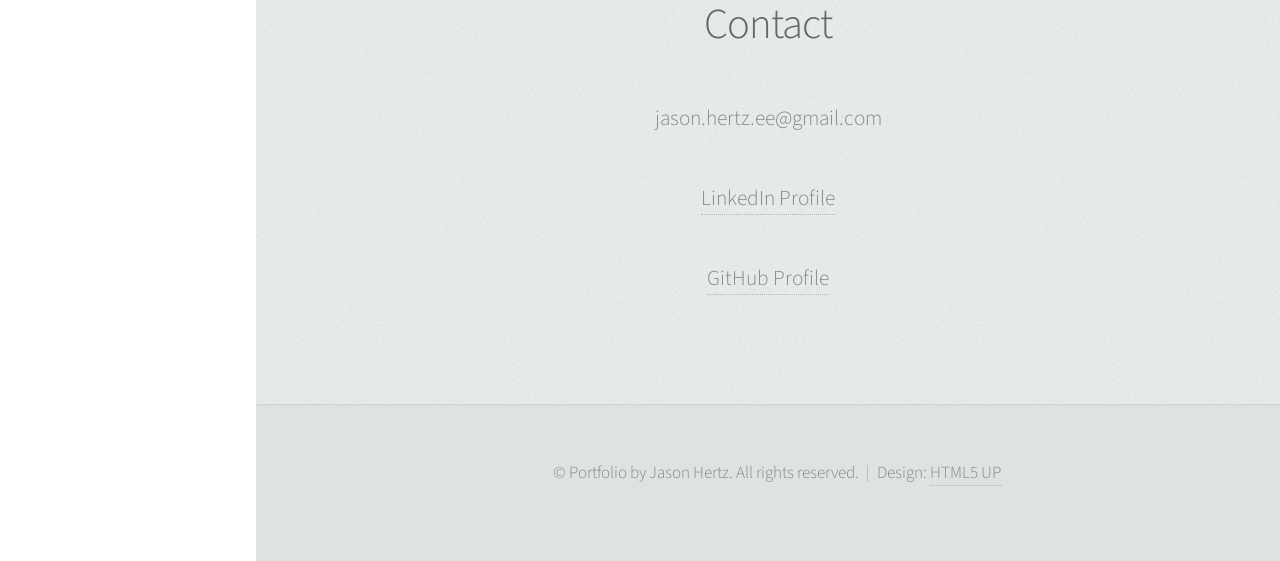
<file: lensIndex1.html>
<!DOCTYPE HTML>
<!--
	Prologue by HTML5 UP
	html5up.net | @ajlkn
	Free for personal and commercial use under the CCA 3.0 license (html5up.net/license)
-->
<html>
	<head>
		<title>Jason Hertz/Optical Lens</title>
		<meta charset="utf-8" />
		<meta name="viewport" content="width=device-width, initial-scale=1, user-scalable=no" />
		<link rel="stylesheet" href="assets/css/main.css" />
	</head>
	<body class="is-preload">

		<!-- Header -->
			<div id="header">

				<div class="top">

					<!-- Logo -->
						<div id="logo">
							<span class="image avatar48"><img src="images/avatar.jpg" alt="" /></span>
							<h1 id="title"><a href="https://jasonhertzee.github.io/">Jason Hertz</a>/Optical Lens</h1>
							<p>Electrical Engineer</p>
						</div>

					<!-- Nav -->
						<nav id="nav">
							<ul>
								<li><a href="../index.html#top" id="top-link"><span class="icon solid fa-home">Home</span></a></li>
								<li><a href="../index.html#portfolio" id="portfolio-link"><span class="icon solid fa-th">Portfolio</span></a></li>
								<li><a href="../index.html#about" id="about-link"><span class="icon solid fa-user">About Me</span></a></li>
								<li><a href="../index.html#contact" id="contact-link"><span class="icon solid fa-envelope">Contact</span></a></li>
							</ul>
						</nav>

				</div>

				<div class="bottom">

					<!-- Social Icons -->
						<ul class="icons">
							<li><a href="https://www.linkedin.com/in/jason-hertz-9854b223b/" class="icon brands fa-linkedin-in"><span class="label">LinkedIn</span></a></li>
							<li><a href="https://github.com/JasonHertzEE/JasonHertzEE" class="icon brands fa-github"><span class="label">Github</span></a></li>				
						</ul>
				</div>

			</div>

		<!-- Main -->
			<div id="main">

				<!-- Intro -->
					<section id="top" class="one dark cover">
						<div class="container">

							<header>
								<h2 class="alt"><strong>Optical Lens</strong></h2>
								<p>Printed Circuit Board (PCB) Design</p>
								<p>Jason Hertz</p>
							</header>

							<footer>
								<a href="#portfolio" class="button scrolly">View System</a>
							</footer>

						</div>
					</section>

				<!-- Portfolio -->
					<section id="portfolio" class="two">
						<div class="container">

							<header>
								<h2>Optical Lens</h2>
								
							</header>

							<div class="row">
								<div class="col-4 col-12-mobile">
									
									<article class="item">
										<a href="https://github.com/JasonHertzEE/JasonHertzEE.github.io/blob/main/images/lcd.JPG" class="image fit"><img src="images/lcd.JPG" alt="" /></a>
										<header>
											<h3>Collimating Lens</h3>
										</header>
									</article>
									
								</div>
								
								
							</div>

						</div>
					</section>

				<!-- About Me -->
					<section id="about" class="three">
						<div class="container">

							<header>
								<h2>About Me</h2>
							</header>

							<a href="#" class="image featured"><img src="images/pic08.jpg" alt="" /></a>

							<p>I am an electrical engineer working in laboratory automation. I enjoy designing electronic systems and developing PCBs.</p>

						</div>
					</section>

				<!-- Contact -->
					<section id="contact" class="four">
						<div class="container">

							<header>
								<h2>Contact</h2>
							</header>

							<p>jason.hertz.ee@gmail.com</p>
							<p><a href = "https://www.linkedin.com/in/jason-hertz-9854b223b/">LinkedIn Profile</a></p>
							<p><a href = "https://github.com/JasonHertzEE/JasonHertzEE">GitHub Profile</a></p>
						</div>
					</section>

			</div>

		<!-- Footer -->
			<div id="footer">

				<!-- Copyright -->
					<ul class="copyright">
						<li>&copy; Portfolio by Jason Hertz. All rights reserved.</li><li>Design: <a href="http://html5up.net">HTML5 UP</a></li>
					</ul>

			</div>

		<!-- Scripts -->
			<script src="assets/js/jquery.min.js"></script>
			<script src="assets/js/jquery.scrolly.min.js"></script>
			<script src="assets/js/jquery.scrollex.min.js"></script>
			<script src="assets/js/browser.min.js"></script>
			<script src="assets/js/breakpoints.min.js"></script>
			<script src="assets/js/util.js"></script>
			<script src="assets/js/main.js"></script>

	</body>
</html>
</file>
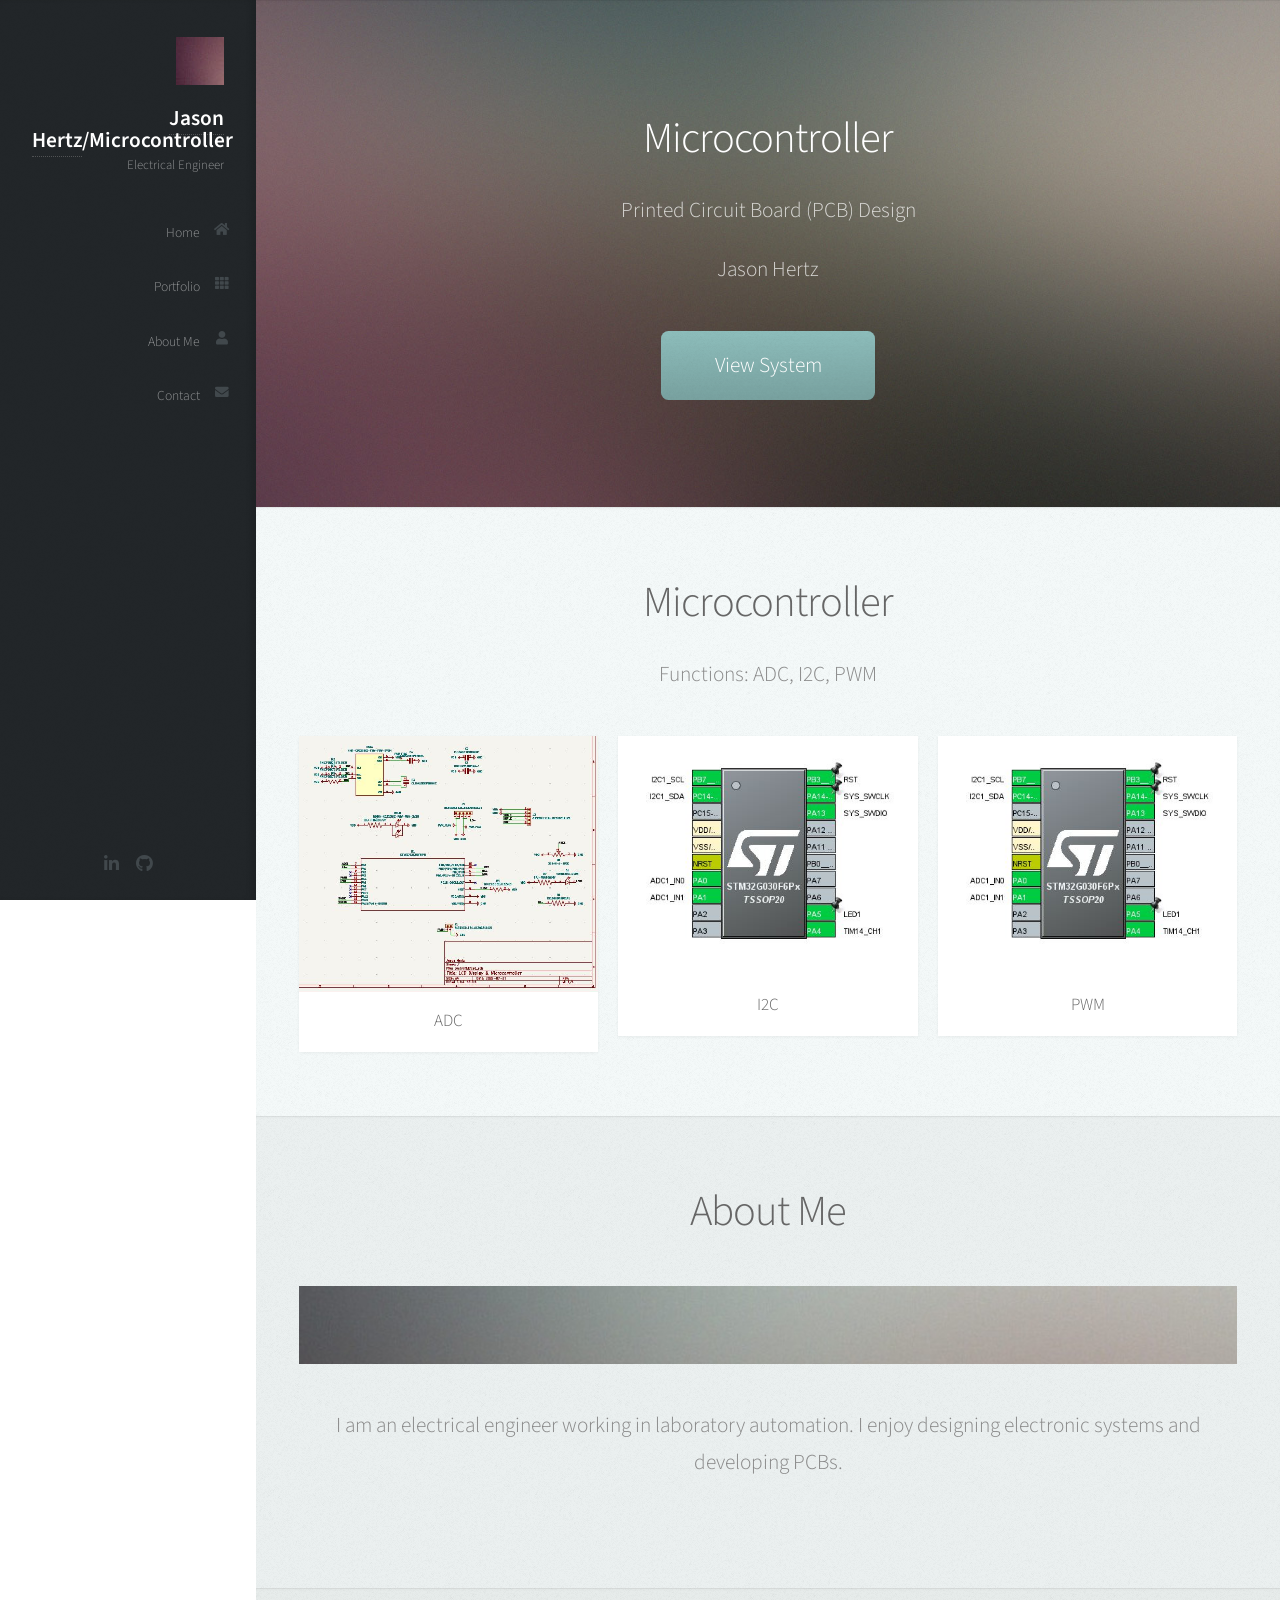
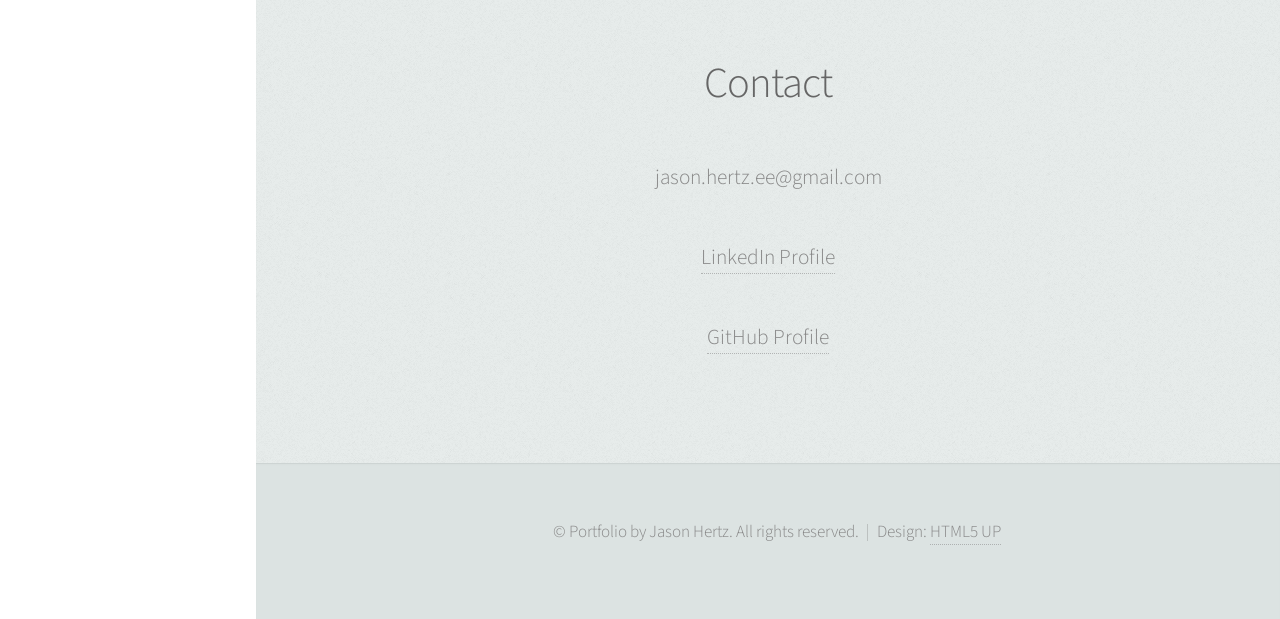
<file: microControllerIndex1.html>
<!DOCTYPE HTML>
<!--
	Prologue by HTML5 UP
	html5up.net | @ajlkn
	Free for personal and commercial use under the CCA 3.0 license (html5up.net/license)
-->
<html>
	<head>
		<title>Jason Hertz/Microcontroller</title>
		<meta charset="utf-8" />
		<meta name="viewport" content="width=device-width, initial-scale=1, user-scalable=no" />
		<link rel="stylesheet" href="assets/css/main.css" />
	</head>
	<body class="is-preload">

		<!-- Header -->
			<div id="header">

				<div class="top">

					<!-- Logo -->
						<div id="logo">
							<span class="image avatar48"><img src="images/avatar.jpg" alt="" /></span>
							<h1 id="title"><a href="https://jasonhertzee.github.io/">Jason Hertz</a>/Microcontroller</h1>
							<p>Electrical Engineer</p>
						</div>

					<!-- Nav -->
						<nav id="nav">
							<ul>
								<li><a href="../index.html#top" id="top-link"><span class="icon solid fa-home">Home</span></a></li>
								<li><a href="../index.html#portfolio" id="portfolio-link"><span class="icon solid fa-th">Portfolio</span></a></li>
								<li><a href="../index.html#about" id="about-link"><span class="icon solid fa-user">About Me</span></a></li>
								<li><a href="../index.html#contact" id="contact-link"><span class="icon solid fa-envelope">Contact</span></a></li>
							</ul>
						</nav>

				</div>

				<div class="bottom">

					<!-- Social Icons -->
						<ul class="icons">
							<li><a href="https://www.linkedin.com/in/jason-hertz-9854b223b/" class="icon brands fa-linkedin-in"><span class="label">LinkedIn</span></a></li>
							<li><a href="https://github.com/JasonHertzEE/JasonHertzEE" class="icon brands fa-github"><span class="label">Github</span></a></li>				
						</ul>
				</div>

			</div>

		<!-- Main -->
			<div id="main">

				<!-- Intro -->
					<section id="top" class="one dark cover">
						<div class="container">

							<header>
								<h2 class="alt"><strong>Microcontroller</strong></h2>
								<p>Printed Circuit Board (PCB) Design</p>
								<p>Jason Hertz</p>
							</header>

							<footer>
								<a href="#portfolio" class="button scrolly">View System</a>
							</footer>

						</div>
					</section>

				<!-- Portfolio -->
					<section id="portfolio" class="two">
						<div class="container">

							<header>
								<h2>Microcontroller</h2>
								<p>Functions: ADC, I2C, PWM</p>
							</header>

							<div class="row">
								<div class="col-4 col-12-mobile">
									
									<article class="item">
										<a href="https://github.com/JasonHertzEE/JasonHertzEE.github.io/blob/main/images/lcd.JPG" class="image fit"><img src="images/lcd.JPG" alt="" /></a>
										<header>
											<h3>ADC</h3>
										</header>
									</article>
									
								</div>
								<div class="col-4 col-12-mobile">
									<article class="item">
										<a href="https://github.com/JasonHertzEE/JasonHertzEE.github.io/blob/main/images/microController.JPG" class="image fit"><img src="images/microController.JPG" alt="" /></a>
										<header>
											
											<h3>I2C</h3>
										</header>
									</article>
									
								</div>
								<div class="col-4 col-12-mobile">
									<article class="item">
										<a href="https://github.com/JasonHertzEE/JasonHertzEE.github.io/blob/main/images/microController.JPG" class="image fit"><img src="images/microController.JPG" alt="" /></a>
										<header>
											
											<h3>PWM</h3>
										</header>
									</article>
									
								</div>
							</div>

						</div>
					</section>

				<!-- About Me -->
					<section id="about" class="three">
						<div class="container">

							<header>
								<h2>About Me</h2>
							</header>

							<a href="#" class="image featured"><img src="images/pic08.jpg" alt="" /></a>

							<p>I am an electrical engineer working in laboratory automation. I enjoy designing electronic systems and developing PCBs.</p>

						</div>
					</section>

				<!-- Contact -->
					<section id="contact" class="four">
						<div class="container">

							<header>
								<h2>Contact</h2>
							</header>

							<p>jason.hertz.ee@gmail.com</p>
							<p><a href = "https://www.linkedin.com/in/jason-hertz-9854b223b/">LinkedIn Profile</a></p>
							<p><a href = "https://github.com/JasonHertzEE/JasonHertzEE">GitHub Profile</a></p>
						</div>
					</section>

			</div>

		<!-- Footer -->
			<div id="footer">

				<!-- Copyright -->
					<ul class="copyright">
						<li>&copy; Portfolio by Jason Hertz. All rights reserved.</li><li>Design: <a href="http://html5up.net">HTML5 UP</a></li>
					</ul>

			</div>

		<!-- Scripts -->
			<script src="assets/js/jquery.min.js"></script>
			<script src="assets/js/jquery.scrolly.min.js"></script>
			<script src="assets/js/jquery.scrollex.min.js"></script>
			<script src="assets/js/browser.min.js"></script>
			<script src="assets/js/breakpoints.min.js"></script>
			<script src="assets/js/util.js"></script>
			<script src="assets/js/main.js"></script>

	</body>
</html>
</file>
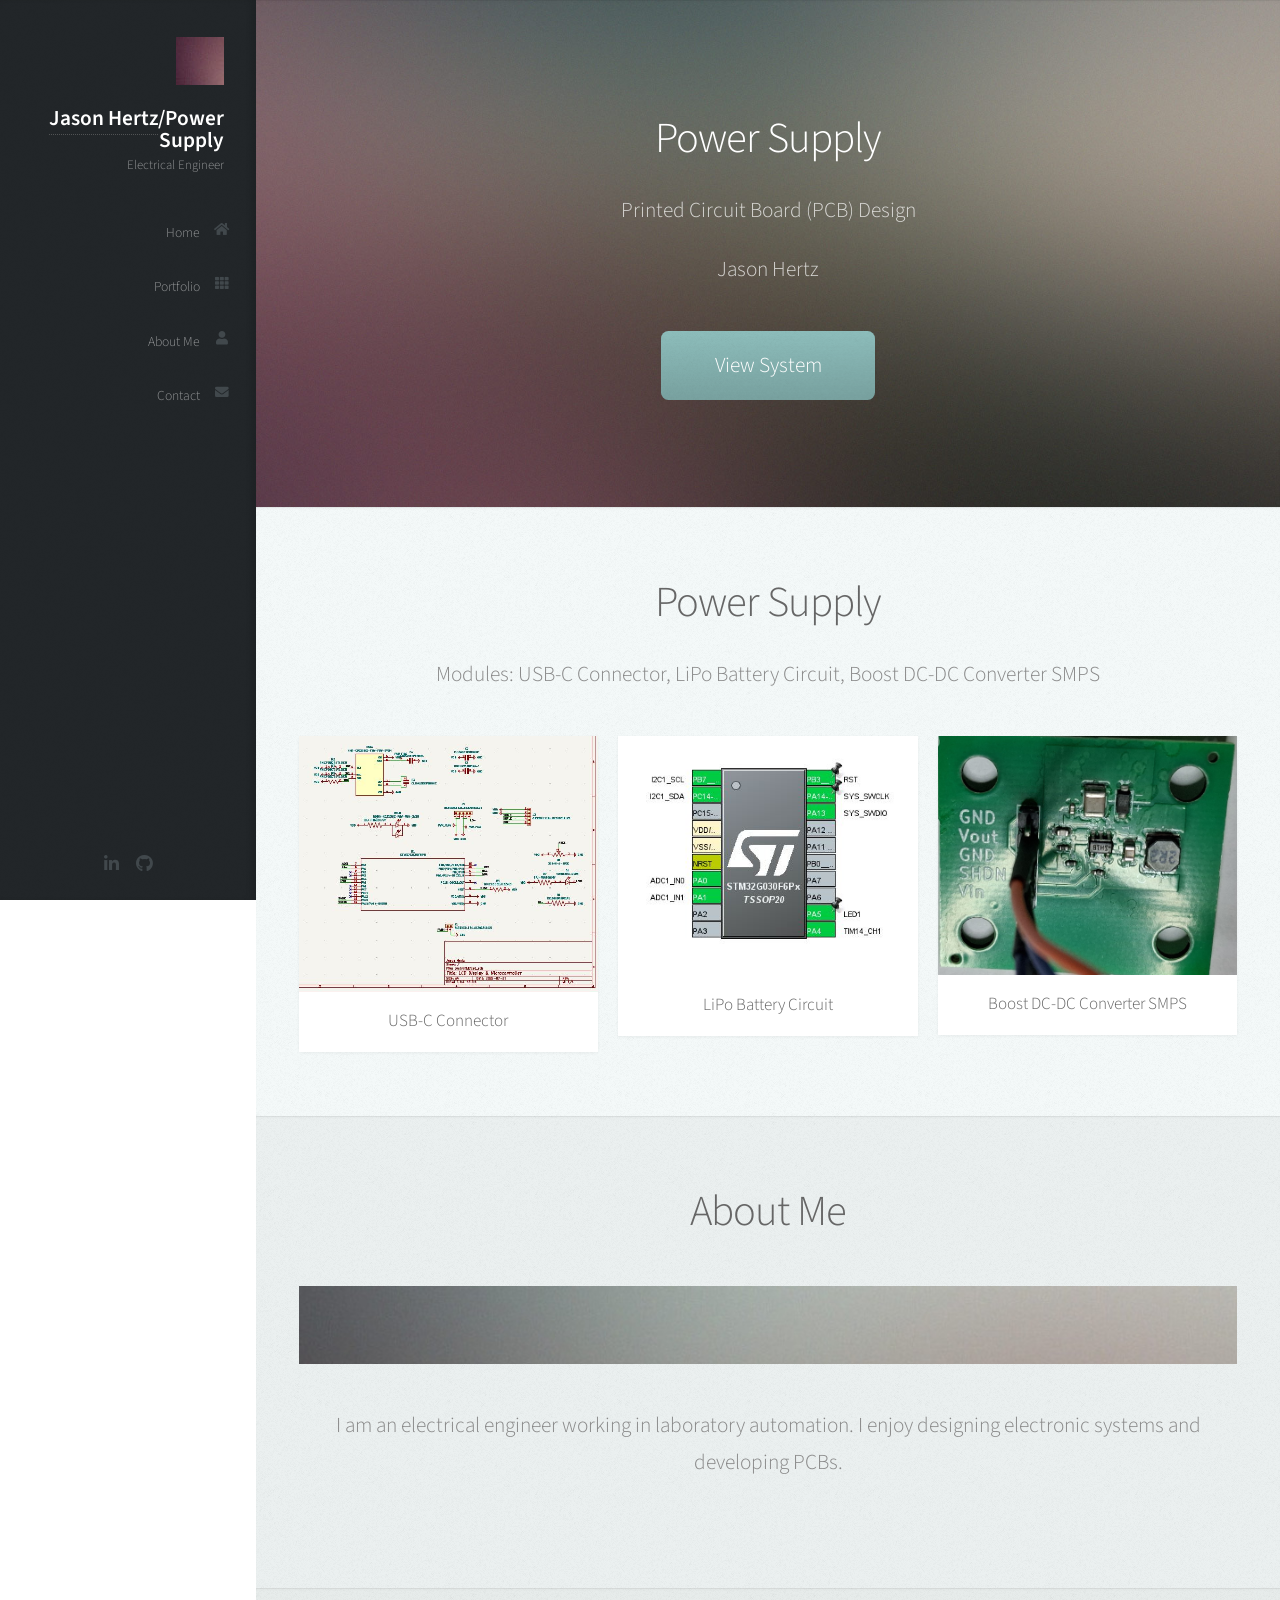
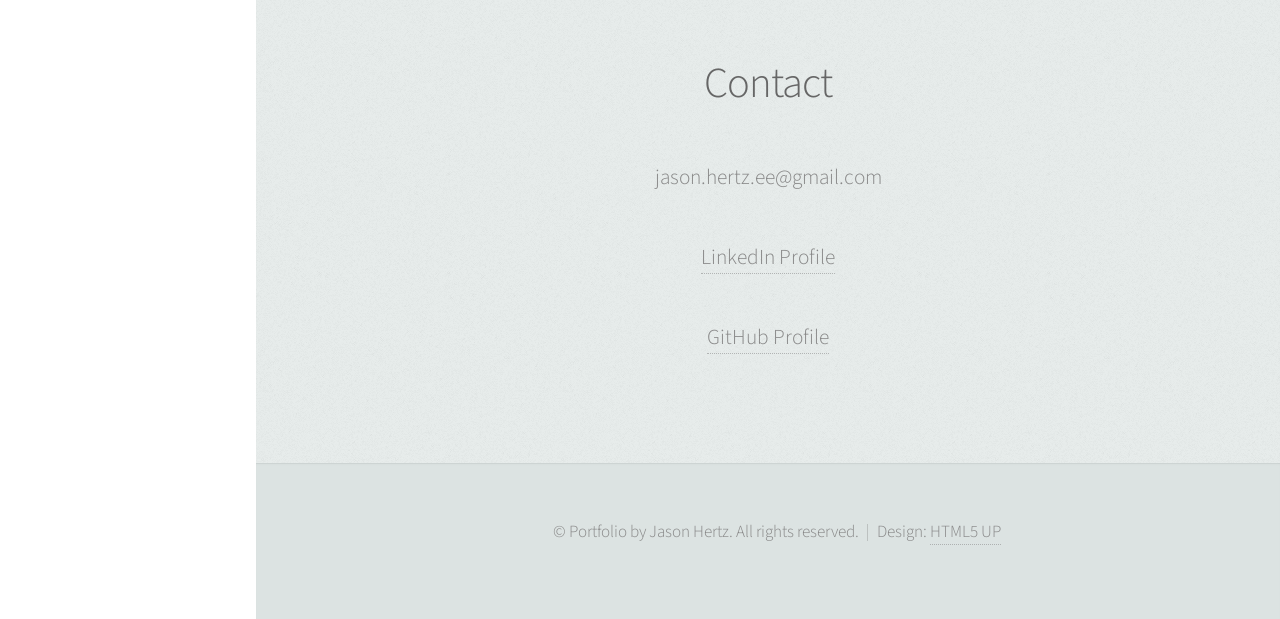
<file: powerSupplyIndex1.html>
<!DOCTYPE HTML>
<!--
	Prologue by HTML5 UP
	html5up.net | @ajlkn
	Free for personal and commercial use under the CCA 3.0 license (html5up.net/license)
-->
<html>
	<head>
		<title>Jason Hertz/Power Supply</title>
		<meta charset="utf-8" />
		<meta name="viewport" content="width=device-width, initial-scale=1, user-scalable=no" />
		<link rel="stylesheet" href="assets/css/main.css" />
	</head>
	<body class="is-preload">

		<!-- Header -->
			<div id="header">

				<div class="top">

					<!-- Logo -->
						<div id="logo">
							<span class="image avatar48"><img src="images/avatar.jpg" alt="" /></span>
							<h1 id="title"><a href="https://jasonhertzee.github.io/">Jason Hertz</a>/Power Supply</h1>
							<p>Electrical Engineer</p>
						</div>

					<!-- Nav -->
						<nav id="nav">
							<ul>
								<li><a href="../index.html#top" id="top-link"><span class="icon solid fa-home">Home</span></a></li>
								<li><a href="../index.html#portfolio" id="portfolio-link"><span class="icon solid fa-th">Portfolio</span></a></li>
								<li><a href="../index.html#about" id="about-link"><span class="icon solid fa-user">About Me</span></a></li>
								<li><a href="../index.html#contact" id="contact-link"><span class="icon solid fa-envelope">Contact</span></a></li>
							</ul>
						</nav>

				</div>

				<div class="bottom">

					<!-- Social Icons -->
						<ul class="icons">
							<li><a href="https://www.linkedin.com/in/jason-hertz-9854b223b/" class="icon brands fa-linkedin-in"><span class="label">LinkedIn</span></a></li>
							<li><a href="https://github.com/JasonHertzEE/JasonHertzEE" class="icon brands fa-github"><span class="label">Github</span></a></li>				
						</ul>
				</div>

			</div>

		<!-- Main -->
			<div id="main">

				<!-- Intro -->
					<section id="top" class="one dark cover">
						<div class="container">

							<header>
								<h2 class="alt"><strong>Power Supply</strong></h2>
								<p>Printed Circuit Board (PCB) Design</p>
								<p>Jason Hertz</p>
							</header>

							<footer>
								<a href="#portfolio" class="button scrolly">View System</a>
							</footer>

						</div>
					</section>

				<!-- Portfolio -->
					<section id="portfolio" class="two">
						<div class="container">

							<header>
								<h2>Power Supply</h2>
								<p>Modules: USB-C Connector, LiPo Battery Circuit, Boost DC-DC Converter SMPS </p>
							</header>

							<div class="row">
								<div class="col-4 col-12-mobile">
									
									<article class="item">
										<a href="https://github.com/JasonHertzEE/JasonHertzEE.github.io/blob/main/images/lcd.JPG" class="image fit"><img src="images/lcd.JPG" alt="" /></a>
										<header>
											<h3>USB-C Connector</h3>
										</header>
									</article>
									
								</div>
								<div class="col-4 col-12-mobile">
									<article class="item">
										<a href="https://github.com/JasonHertzEE/JasonHertzEE.github.io/blob/main/images/microController.JPG" class="image fit"><img src="images/microController.JPG" alt="" /></a>
										<header>
											
											<h3>LiPo Battery Circuit</h3>
										</header>
									</article>
									
								</div>
								<div class="col-4 col-12-mobile">
									<article class="item">
										<a href="https://github.com/JasonHertzEE/JasonHertzEE.github.io/blob/main/images/boost1.jpg" class="image fit"><img src="images/boost1.jpg" alt="" /></a>
										<header>
											
											<h3>Boost DC-DC Converter SMPS</h3>
										</header>
									</article>
									
								</div>
							</div>

						</div>
					</section>

				<!-- About Me -->
					<section id="about" class="three">
						<div class="container">

							<header>
								<h2>About Me</h2>
							</header>

							<a href="#" class="image featured"><img src="images/pic08.jpg" alt="" /></a>

							<p>I am an electrical engineer working in laboratory automation. I enjoy designing electronic systems and developing PCBs.</p>

						</div>
					</section>

				<!-- Contact -->
					<section id="contact" class="four">
						<div class="container">

							<header>
								<h2>Contact</h2>
							</header>

							<p>jason.hertz.ee@gmail.com</p>
							<p><a href = "https://www.linkedin.com/in/jason-hertz-9854b223b/">LinkedIn Profile</a></p>
							<p><a href = "https://github.com/JasonHertzEE/JasonHertzEE">GitHub Profile</a></p>
						</div>
					</section>

			</div>

		<!-- Footer -->
			<div id="footer">

				<!-- Copyright -->
					<ul class="copyright">
						<li>&copy; Portfolio by Jason Hertz. All rights reserved.</li><li>Design: <a href="http://html5up.net">HTML5 UP</a></li>
					</ul>

			</div>

		<!-- Scripts -->
			<script src="assets/js/jquery.min.js"></script>
			<script src="assets/js/jquery.scrolly.min.js"></script>
			<script src="assets/js/jquery.scrollex.min.js"></script>
			<script src="assets/js/browser.min.js"></script>
			<script src="assets/js/breakpoints.min.js"></script>
			<script src="assets/js/util.js"></script>
			<script src="assets/js/main.js"></script>

	</body>
</html>
</file>
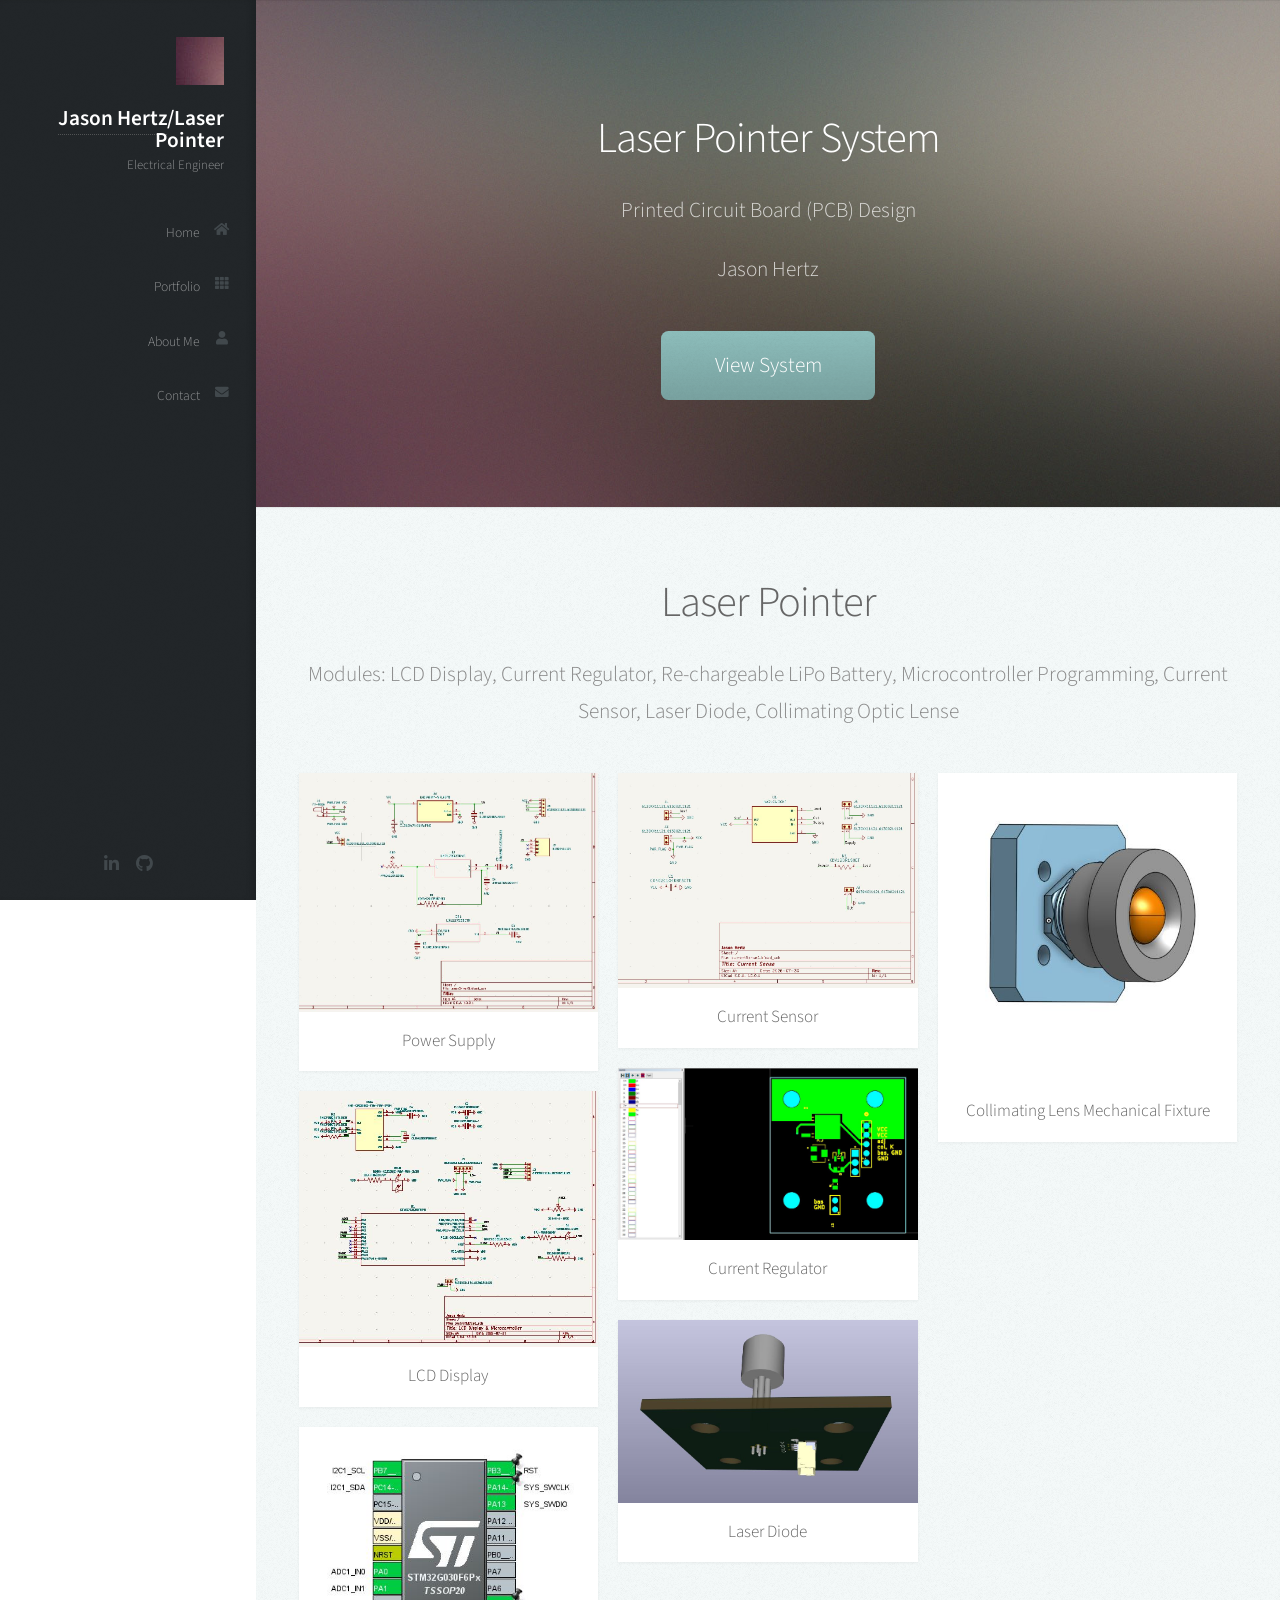
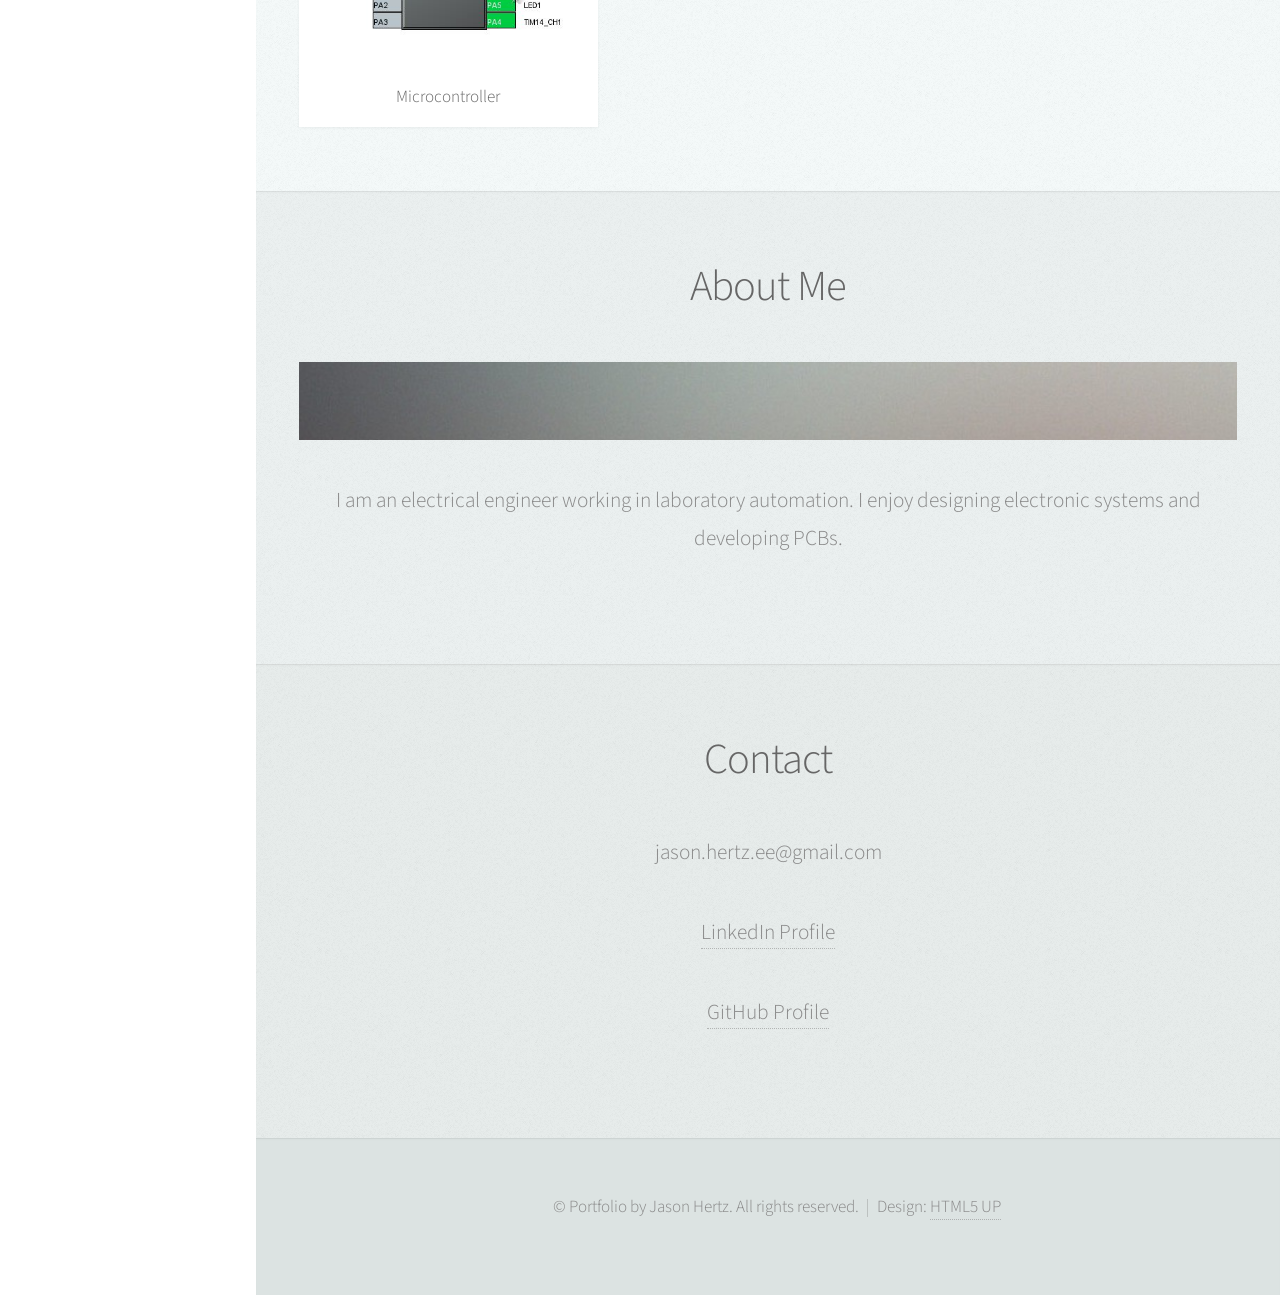
<file: systemIndex1.html>
<!DOCTYPE HTML>
<!--
	Prologue by HTML5 UP
	html5up.net | @ajlkn
	Free for personal and commercial use under the CCA 3.0 license (html5up.net/license)
-->
<html>
	<head>
		<title>Jason Hertz/System</title>
		<meta charset="utf-8" />
		<meta name="viewport" content="width=device-width, initial-scale=1, user-scalable=no" />
		<link rel="stylesheet" href="assets/css/main.css" />
	</head>
	<body class="is-preload">

		<!-- Header -->
			<div id="header">

				<div class="top">

					<!-- Logo -->
						<div id="logo">
							<span class="image avatar48"><img src="images/avatar.jpg" alt="" /></span>
							<h1 id="title"><a href="https://jasonhertzee.github.io/">Jason Hertz</a>/Laser Pointer</h1>
							<p>Electrical Engineer</p>
						</div>

					<!-- Nav -->
						<nav id="nav">
							<ul>
								<li><a href="../index.html#top" id="top-link"><span class="icon solid fa-home">Home</span></a></li>
								<li><a href="../index.html#portfolio" id="portfolio-link"><span class="icon solid fa-th">Portfolio</span></a></li>
								<li><a href="../index.html#about" id="about-link"><span class="icon solid fa-user">About Me</span></a></li>
								<li><a href="../index.html#contact" id="contact-link"><span class="icon solid fa-envelope">Contact</span></a></li>
							</ul>
						</nav>

				</div>

				<div class="bottom">

					<!-- Social Icons -->
						<ul class="icons">
							<li><a href="https://www.linkedin.com/in/jason-hertz-9854b223b/" class="icon brands fa-linkedin-in"><span class="label">LinkedIn</span></a></li>
							<li><a href="https://github.com/JasonHertzEE/JasonHertzEE" class="icon brands fa-github"><span class="label">Github</span></a></li>				
						</ul>
				</div>

			</div>

		<!-- Main -->
			<div id="main">

				<!-- Intro -->
					<section id="top" class="one dark cover">
						<div class="container">

							<header>
								<h2 class="alt"><strong>Laser Pointer System</strong></h2>
								<p>Printed Circuit Board (PCB) Design</p>
								<p>Jason Hertz</p>
							</header>

							<footer>
								<a href="#portfolio" class="button scrolly">View System</a>
							</footer>

						</div>
					</section>

				<!-- Portfolio -->
					<section id="portfolio" class="two">
						<div class="container">

							<header>
								<h2>Laser Pointer</h2>
								<p>Modules: LCD Display, Current Regulator, Re-chargeable LiPo Battery, Microcontroller Programming, Current Sensor, Laser Diode, Collimating Optic Lense </p>
							</header>

							<div class="row">
								<div class="col-4 col-12-mobile">
									<article class="item">
										<a href="powerSupply/powerSupplyIndex.html" class="image fit"><img src="images/powerSupply.JPG" alt="" /></a>
										<header>
											<h3>Power Supply</h3>
										</header>
									</article>
									<article class="item">
										<a href="https://github.com/JasonHertzEE/JasonHertzEE.github.io/blob/main/images/lcd.JPG" class="image fit"><img src="images/lcd.JPG" alt="" /></a>
										<header>
											<h3>LCD Display</h3>
										</header>
									</article>
									<article class="item">
										<a href="https://github.com/JasonHertzEE/JasonHertzEE.github.io/blob/main/images/microController.JPG" class="image fit"><img src="images/microController.JPG" alt="" /></a>
										<header>
											
											<h3>Microcontroller</h3>
										</header>
									</article>
								</div>
								<div class="col-4 col-12-mobile">
									
									<article class="item">
										<a href="https://github.com/JasonHertzEE/JasonHertzEE.github.io/blob/main/images/currentSense.JPG" class="image fit"><img src="images/currentSense.JPG" alt="" /></a>
										<header>
											<h3>Current Sensor</h3>
										</header>
									</article>
									<article class="item">
										<a href="https://github.com/JasonHertzEE/JasonHertzEE.github.io/blob/main/images/currentRegulator.JPG" class="image fit"><img src="images/currentRegulator.JPG" alt="" /></a>
										<header>
											<h3>Current Regulator</h3>
										</header>
									</article>
									<article class="item">
										<a href="https://github.com/JasonHertzEE/JasonHertzEE.github.io/blob/main/images/laserDiode.JPG" class="image fit"><img src="images/laserDiode.JPG" alt="" /></a>
										<header>
											<h3>Laser Diode</h3>
										</header>
									</article>
								</div>
								<div class="col-4 col-12-mobile">	
									
									<article class="item">
										<a href="https://github.com/JasonHertzEE/JasonHertzEE.github.io/blob/main/images/laserFixture1.JPG" class="image fit"><img src="images/laserFixture1.JPG" alt="" /></a>
										<header>
											<h3>Collimating Lens Mechanical Fixture</h3>
										</header>
									</article>
								</div>
							</div>

						</div>
					</section>

				<!-- About Me -->
					<section id="about" class="three">
						<div class="container">

							<header>
								<h2>About Me</h2>
							</header>

							<a href="#" class="image featured"><img src="images/pic08.jpg" alt="" /></a>

							<p>I am an electrical engineer working in laboratory automation. I enjoy designing electronic systems and developing PCBs.</p>

						</div>
					</section>

				<!-- Contact -->
					<section id="contact" class="four">
						<div class="container">

							<header>
								<h2>Contact</h2>
							</header>

							<p>jason.hertz.ee@gmail.com</p>
							<p><a href = "https://www.linkedin.com/in/jason-hertz-9854b223b/">LinkedIn Profile</a></p>
							<p><a href = "https://github.com/JasonHertzEE/JasonHertzEE">GitHub Profile</a></p>
						</div>
					</section>

			</div>

		<!-- Footer -->
			<div id="footer">

				<!-- Copyright -->
					<ul class="copyright">
						<li>&copy; Portfolio by Jason Hertz. All rights reserved.</li><li>Design: <a href="http://html5up.net">HTML5 UP</a></li>
					</ul>

			</div>

		<!-- Scripts -->
			<script src="assets/js/jquery.min.js"></script>
			<script src="assets/js/jquery.scrolly.min.js"></script>
			<script src="assets/js/jquery.scrollex.min.js"></script>
			<script src="assets/js/browser.min.js"></script>
			<script src="assets/js/breakpoints.min.js"></script>
			<script src="assets/js/util.js"></script>
			<script src="assets/js/main.js"></script>

	</body>
</html>
</file>
<file: assets/css/main.css>
@import url("fontawesome-all.min.css");
@import url("https://fonts.googleapis.com/css?family=Source+Sans+Pro:300,300italic,400,600");

/*
	Prologue by HTML5 UP
	html5up.net | @ajlkn
	Free for personal and commercial use under the CCA 3.0 license (html5up.net/license)
*/

html, body, div, span, applet, object,
iframe, h1, h2, h3, h4, h5, h6, p, blockquote,
pre, a, abbr, acronym, address, big, cite,
code, del, dfn, em, img, ins, kbd, q, s, samp,
small, strike, strong, sub, sup, tt, var, b,
u, i, center, dl, dt, dd, ol, ul, li, fieldset,
form, label, legend, table, caption, tbody,
tfoot, thead, tr, th, td, article, aside,
canvas, details, embed, figure, figcaption,
footer, header, hgroup, menu, nav, output, ruby,
section, summary, time, mark, audio, video {
	margin: 0;
	padding: 0;
	border: 0;
	font-size: 100%;
	font: inherit;
	vertical-align: baseline;}

article, aside, details, figcaption, figure,
footer, header, hgroup, menu, nav, section {
	display: block;}

body {
	line-height: 1;
}

ol, ul {
	list-style: none;
}

blockquote, q {
	quotes: none;
}

	blockquote:before, blockquote:after, q:before, q:after {
		content: '';
		content: none;
	}

table {
	border-collapse: collapse;
	border-spacing: 0;
}

body {
	-webkit-text-size-adjust: none;
}

mark {
	background-color: transparent;
	color: inherit;
}

input::-moz-focus-inner {
	border: 0;
	padding: 0;
}

input, select, textarea {
	-moz-appearance: none;
	-webkit-appearance: none;
	-ms-appearance: none;
	appearance: none;
}

/* Basic */

	html {
		box-sizing: border-box;
	}

	*, *:before, *:after {
		box-sizing: inherit;
	}

	body {
		background: #fff;
		font-family: 'Source Sans Pro', sans-serif;
		font-size: 19pt;
		font-weight: 300;
		line-height: 1.75em;
		color: #888;
	}

		body.is-preload *, body.is-preload *:before, body.is-preload *:after {
			-moz-animation: none !important;
			-webkit-animation: none !important;
			-ms-animation: none !important;
			animation: none !important;
			-moz-transition: none !important;
			-webkit-transition: none !important;
			-ms-transition: none !important;
			transition: none !important;
		}

	input, textarea, select {
		font-family: 'Source Sans Pro', sans-serif;
		font-size: 19pt;
		font-weight: 300;
		line-height: 1.75em;
		color: #888;
	}

	h1, h2, h3, h4, h5, h6 {
		font-weight: 300;
		color: #666;
		line-height: 1.5em;
	}

	h1 a, h2 a, h3 a, h4 a, h5 a, h6 a {
		color: inherit;
		text-decoration: none;
	}

		h1 a strong, h2 a strong, h3 a strong, h4 a strong, h5 a strong, h6 a strong {
			color: #333;
		}

	h2 {
		font-size: 2em;
		letter-spacing: -1px;
	}

		h2.alt {
			color: #888;
		}

			h2.alt strong {
				color: #666;
			}

	h3 {
		font-size: 1.5em;
	}

	header {
		margin: 0 0 2em 0;
	}

		header > p {
			margin: 1em 0 0 0;
		}

	footer {
		margin: 2em 0 0 0;
	}

	strong, b {
		font-weight: 300;
		color: #666;
	}

	em, i {
		font-style: italic;
	}

	a {
		text-decoration: none;
		color: inherit;
		border-bottom: dotted 1px rgba(128, 128, 128, 0.5);
		-moz-transition: color 0.35s ease-in-out, border-bottom-color 0.35s ease-in-out;
		-webkit-transition: color 0.35s ease-in-out, border-bottom-color 0.35s ease-in-out;
		-ms-transition: color 0.35s ease-in-out, border-bottom-color 0.35s ease-in-out;
		transition: color 0.35s ease-in-out, border-bottom-color 0.35s ease-in-out;
		outline: 0;
	}

		a:hover {
			color: #E27689;
			border-bottom-color: rgba(255, 255, 255, 0);
		}

	sub {
		position: relative;
		top: 0.5em;
		font-size: 0.8em;
	}

	sup {
		position: relative;
		top: -0.5em;
		font-size: 0.8em;
	}

	hr {
		border: 0;
		border-top: solid 1px #ddd;
	}

	blockquote {
		border-left: solid 0.5em #ddd;
		padding: 1em 0 1em 2em;
		font-style: italic;
	}

	p, ul, ol, dl, table {
		margin-bottom: 2em;
	}

	br.clear {
		clear: both;
	}

/* Container */

	.container {
		margin: 0 auto;
		max-width: 100%;
		width: 1400px;
	}

		@media screen and (min-width: 961px) and (max-width: 1880px) {

			.container {
				width: 1200px;
			}

		}

		@media screen and (min-width: 961px) and (max-width: 1620px) {

			.container {
				width: 960px;
			}

		}

		@media screen and (min-width: 961px) and (max-width: 1320px) {

			.container {
				width: 100%;
			}

		}

		@media screen and (max-width: 960px) {

			.container {
				width: 100%;
			}

		}

		@media screen and (max-width: 736px) {

			.container {
				width: 100%;
			}

		}

/* Row */

	.row {
		display: flex;
		flex-wrap: wrap;
		box-sizing: border-box;
		align-items: stretch;
	}

		.row > * {
			box-sizing: border-box;
		}

		.row.gtr-uniform > * > :last-child {
			margin-bottom: 0;
		}

		.row.aln-left {
			justify-content: flex-start;
		}

		.row.aln-center {
			justify-content: center;
		}

		.row.aln-right {
			justify-content: flex-end;
		}

		.row.aln-top {
			align-items: flex-start;
		}

		.row.aln-middle {
			align-items: center;
		}

		.row.aln-bottom {
			align-items: flex-end;
		}

		.row > .imp {
			order: -1;
		}

		.row > .col-1 {
			width: 8.33333%;
		}

		.row > .off-1 {
			margin-left: 8.33333%;
		}

		.row > .col-2 {
			width: 16.66667%;
		}

		.row > .off-2 {
			margin-left: 16.66667%;
		}

		.row > .col-3 {
			width: 25%;
		}

		.row > .off-3 {
			margin-left: 25%;
		}

		.row > .col-4 {
			width: 33.33333%;
		}

		.row > .off-4 {
			margin-left: 33.33333%;
		}

		.row > .col-5 {
			width: 41.66667%;
		}

		.row > .off-5 {
			margin-left: 41.66667%;
		}

		.row > .col-6 {
			width: 50%;
		}

		.row > .off-6 {
			margin-left: 50%;
		}

		.row > .col-7 {
			width: 58.33333%;
		}

		.row > .off-7 {
			margin-left: 58.33333%;
		}

		.row > .col-8 {
			width: 66.66667%;
		}

		.row > .off-8 {
			margin-left: 66.66667%;
		}

		.row > .col-9 {
			width: 75%;
		}

		.row > .off-9 {
			margin-left: 75%;
		}

		.row > .col-10 {
			width: 83.33333%;
		}

		.row > .off-10 {
			margin-left: 83.33333%;
		}

		.row > .col-11 {
			width: 91.66667%;
		}

		.row > .off-11 {
			margin-left: 91.66667%;
		}

		.row > .col-12 {
			width: 100%;
		}

		.row > .off-12 {
			margin-left: 100%;
		}

		.row.gtr-0 {
			margin-top: 0px;
			margin-left: 0px;
		}

			.row.gtr-0 > * {
				padding: 0px 0 0 0px;
			}

			.row.gtr-0.gtr-uniform {
				margin-top: 0px;
			}

				.row.gtr-0.gtr-uniform > * {
					padding-top: 0px;
				}

		.row.gtr-25 {
			margin-top: -10px;
			margin-left: -10px;
		}

			.row.gtr-25 > * {
				padding: 10px 0 0 10px;
			}

			.row.gtr-25.gtr-uniform {
				margin-top: -10px;
			}

				.row.gtr-25.gtr-uniform > * {
					padding-top: 10px;
				}

		.row.gtr-50 {
			margin-top: -20px;
			margin-left: -20px;
		}

			.row.gtr-50 > * {
				padding: 20px 0 0 20px;
			}

			.row.gtr-50.gtr-uniform {
				margin-top: -20px;
			}

				.row.gtr-50.gtr-uniform > * {
					padding-top: 20px;
				}

		.row {
			margin-top: -40px;
			margin-left: -40px;
		}

			.row > * {
				padding: 40px 0 0 40px;
			}

			.row.gtr-uniform {
				margin-top: -40px;
			}

				.row.gtr-uniform > * {
					padding-top: 40px;
				}

		.row.gtr-150 {
			margin-top: -60px;
			margin-left: -60px;
		}

			.row.gtr-150 > * {
				padding: 60px 0 0 60px;
			}

			.row.gtr-150.gtr-uniform {
				margin-top: -60px;
			}

				.row.gtr-150.gtr-uniform > * {
					padding-top: 60px;
				}

		.row.gtr-200 {
			margin-top: -80px;
			margin-left: -80px;
		}

			.row.gtr-200 > * {
				padding: 80px 0 0 80px;
			}

			.row.gtr-200.gtr-uniform {
				margin-top: -80px;
			}

				.row.gtr-200.gtr-uniform > * {
					padding-top: 80px;
				}

		@media screen and (min-width: 961px) and (max-width: 1880px) {

			.row {
				display: flex;
				flex-wrap: wrap;
				box-sizing: border-box;
				align-items: stretch;
			}

				.row > * {
					box-sizing: border-box;
				}

				.row.gtr-uniform > * > :last-child {
					margin-bottom: 0;
				}

				.row.aln-left {
					justify-content: flex-start;
				}

				.row.aln-center {
					justify-content: center;
				}

				.row.aln-right {
					justify-content: flex-end;
				}

				.row.aln-top {
					align-items: flex-start;
				}

				.row.aln-middle {
					align-items: center;
				}

				.row.aln-bottom {
					align-items: flex-end;
				}

				.row > .imp-wide {
					order: -1;
				}

				.row > .col-1-wide {
					width: 8.33333%;
				}

				.row > .off-1-wide {
					margin-left: 8.33333%;
				}

				.row > .col-2-wide {
					width: 16.66667%;
				}

				.row > .off-2-wide {
					margin-left: 16.66667%;
				}

				.row > .col-3-wide {
					width: 25%;
				}

				.row > .off-3-wide {
					margin-left: 25%;
				}

				.row > .col-4-wide {
					width: 33.33333%;
				}

				.row > .off-4-wide {
					margin-left: 33.33333%;
				}

				.row > .col-5-wide {
					width: 41.66667%;
				}

				.row > .off-5-wide {
					margin-left: 41.66667%;
				}

				.row > .col-6-wide {
					width: 50%;
				}

				.row > .off-6-wide {
					margin-left: 50%;
				}

				.row > .col-7-wide {
					width: 58.33333%;
				}

				.row > .off-7-wide {
					margin-left: 58.33333%;
				}

				.row > .col-8-wide {
					width: 66.66667%;
				}

				.row > .off-8-wide {
					margin-left: 66.66667%;
				}

				.row > .col-9-wide {
					width: 75%;
				}

				.row > .off-9-wide {
					margin-left: 75%;
				}

				.row > .col-10-wide {
					width: 83.33333%;
				}

				.row > .off-10-wide {
					margin-left: 83.33333%;
				}

				.row > .col-11-wide {
					width: 91.66667%;
				}

				.row > .off-11-wide {
					margin-left: 91.66667%;
				}

				.row > .col-12-wide {
					width: 100%;
				}

				.row > .off-12-wide {
					margin-left: 100%;
				}

				.row.gtr-0 {
					margin-top: 0px;
					margin-left: 0px;
				}

					.row.gtr-0 > * {
						padding: 0px 0 0 0px;
					}

					.row.gtr-0.gtr-uniform {
						margin-top: 0px;
					}

						.row.gtr-0.gtr-uniform > * {
							padding-top: 0px;
						}

				.row.gtr-25 {
					margin-top: -10px;
					margin-left: -10px;
				}

					.row.gtr-25 > * {
						padding: 10px 0 0 10px;
					}

					.row.gtr-25.gtr-uniform {
						margin-top: -10px;
					}

						.row.gtr-25.gtr-uniform > * {
							padding-top: 10px;
						}

				.row.gtr-50 {
					margin-top: -20px;
					margin-left: -20px;
				}

					.row.gtr-50 > * {
						padding: 20px 0 0 20px;
					}

					.row.gtr-50.gtr-uniform {
						margin-top: -20px;
					}

						.row.gtr-50.gtr-uniform > * {
							padding-top: 20px;
						}

				.row {
					margin-top: -40px;
					margin-left: -40px;
				}

					.row > * {
						padding: 40px 0 0 40px;
					}

					.row.gtr-uniform {
						margin-top: -40px;
					}

						.row.gtr-uniform > * {
							padding-top: 40px;
						}

				.row.gtr-150 {
					margin-top: -60px;
					margin-left: -60px;
				}

					.row.gtr-150 > * {
						padding: 60px 0 0 60px;
					}

					.row.gtr-150.gtr-uniform {
						margin-top: -60px;
					}

						.row.gtr-150.gtr-uniform > * {
							padding-top: 60px;
						}

				.row.gtr-200 {
					margin-top: -80px;
					margin-left: -80px;
				}

					.row.gtr-200 > * {
						padding: 80px 0 0 80px;
					}

					.row.gtr-200.gtr-uniform {
						margin-top: -80px;
					}

						.row.gtr-200.gtr-uniform > * {
							padding-top: 80px;
						}

		}

		@media screen and (min-width: 961px) and (max-width: 1620px) {

			.row {
				display: flex;
				flex-wrap: wrap;
				box-sizing: border-box;
				align-items: stretch;
			}

				.row > * {
					box-sizing: border-box;
				}

				.row.gtr-uniform > * > :last-child {
					margin-bottom: 0;
				}

				.row.aln-left {
					justify-content: flex-start;
				}

				.row.aln-center {
					justify-content: center;
				}

				.row.aln-right {
					justify-content: flex-end;
				}

				.row.aln-top {
					align-items: flex-start;
				}

				.row.aln-middle {
					align-items: center;
				}

				.row.aln-bottom {
					align-items: flex-end;
				}

				.row > .imp-normal {
					order: -1;
				}

				.row > .col-1-normal {
					width: 8.33333%;
				}

				.row > .off-1-normal {
					margin-left: 8.33333%;
				}

				.row > .col-2-normal {
					width: 16.66667%;
				}

				.row > .off-2-normal {
					margin-left: 16.66667%;
				}

				.row > .col-3-normal {
					width: 25%;
				}

				.row > .off-3-normal {
					margin-left: 25%;
				}

				.row > .col-4-normal {
					width: 33.33333%;
				}

				.row > .off-4-normal {
					margin-left: 33.33333%;
				}

				.row > .col-5-normal {
					width: 41.66667%;
				}

				.row > .off-5-normal {
					margin-left: 41.66667%;
				}

				.row > .col-6-normal {
					width: 50%;
				}

				.row > .off-6-normal {
					margin-left: 50%;
				}

				.row > .col-7-normal {
					width: 58.33333%;
				}

				.row > .off-7-normal {
					margin-left: 58.33333%;
				}

				.row > .col-8-normal {
					width: 66.66667%;
				}

				.row > .off-8-normal {
					margin-left: 66.66667%;
				}

				.row > .col-9-normal {
					width: 75%;
				}

				.row > .off-9-normal {
					margin-left: 75%;
				}

				.row > .col-10-normal {
					width: 83.33333%;
				}

				.row > .off-10-normal {
					margin-left: 83.33333%;
				}

				.row > .col-11-normal {
					width: 91.66667%;
				}

				.row > .off-11-normal {
					margin-left: 91.66667%;
				}

				.row > .col-12-normal {
					width: 100%;
				}

				.row > .off-12-normal {
					margin-left: 100%;
				}

				.row.gtr-0 {
					margin-top: 0px;
					margin-left: 0px;
				}

					.row.gtr-0 > * {
						padding: 0px 0 0 0px;
					}

					.row.gtr-0.gtr-uniform {
						margin-top: 0px;
					}

						.row.gtr-0.gtr-uniform > * {
							padding-top: 0px;
						}

				.row.gtr-25 {
					margin-top: -10px;
					margin-left: -10px;
				}

					.row.gtr-25 > * {
						padding: 10px 0 0 10px;
					}

					.row.gtr-25.gtr-uniform {
						margin-top: -10px;
					}

						.row.gtr-25.gtr-uniform > * {
							padding-top: 10px;
						}

				.row.gtr-50 {
					margin-top: -20px;
					margin-left: -20px;
				}

					.row.gtr-50 > * {
						padding: 20px 0 0 20px;
					}

					.row.gtr-50.gtr-uniform {
						margin-top: -20px;
					}

						.row.gtr-50.gtr-uniform > * {
							padding-top: 20px;
						}

				.row {
					margin-top: -40px;
					margin-left: -40px;
				}

					.row > * {
						padding: 40px 0 0 40px;
					}

					.row.gtr-uniform {
						margin-top: -40px;
					}

						.row.gtr-uniform > * {
							padding-top: 40px;
						}

				.row.gtr-150 {
					margin-top: -60px;
					margin-left: -60px;
				}

					.row.gtr-150 > * {
						padding: 60px 0 0 60px;
					}

					.row.gtr-150.gtr-uniform {
						margin-top: -60px;
					}

						.row.gtr-150.gtr-uniform > * {
							padding-top: 60px;
						}

				.row.gtr-200 {
					margin-top: -80px;
					margin-left: -80px;
				}

					.row.gtr-200 > * {
						padding: 80px 0 0 80px;
					}

					.row.gtr-200.gtr-uniform {
						margin-top: -80px;
					}

						.row.gtr-200.gtr-uniform > * {
							padding-top: 80px;
						}

		}

		@media screen and (min-width: 961px) and (max-width: 1320px) {

			.row {
				display: flex;
				flex-wrap: wrap;
				box-sizing: border-box;
				align-items: stretch;
			}

				.row > * {
					box-sizing: border-box;
				}

				.row.gtr-uniform > * > :last-child {
					margin-bottom: 0;
				}

				.row.aln-left {
					justify-content: flex-start;
				}

				.row.aln-center {
					justify-content: center;
				}

				.row.aln-right {
					justify-content: flex-end;
				}

				.row.aln-top {
					align-items: flex-start;
				}

				.row.aln-middle {
					align-items: center;
				}

				.row.aln-bottom {
					align-items: flex-end;
				}

				.row > .imp-narrow {
					order: -1;
				}

				.row > .col-1-narrow {
					width: 8.33333%;
				}

				.row > .off-1-narrow {
					margin-left: 8.33333%;
				}

				.row > .col-2-narrow {
					width: 16.66667%;
				}

				.row > .off-2-narrow {
					margin-left: 16.66667%;
				}

				.row > .col-3-narrow {
					width: 25%;
				}

				.row > .off-3-narrow {
					margin-left: 25%;
				}

				.row > .col-4-narrow {
					width: 33.33333%;
				}

				.row > .off-4-narrow {
					margin-left: 33.33333%;
				}

				.row > .col-5-narrow {
					width: 41.66667%;
				}

				.row > .off-5-narrow {
					margin-left: 41.66667%;
				}

				.row > .col-6-narrow {
					width: 50%;
				}

				.row > .off-6-narrow {
					margin-left: 50%;
				}

				.row > .col-7-narrow {
					width: 58.33333%;
				}

				.row > .off-7-narrow {
					margin-left: 58.33333%;
				}

				.row > .col-8-narrow {
					width: 66.66667%;
				}

				.row > .off-8-narrow {
					margin-left: 66.66667%;
				}

				.row > .col-9-narrow {
					width: 75%;
				}

				.row > .off-9-narrow {
					margin-left: 75%;
				}

				.row > .col-10-narrow {
					width: 83.33333%;
				}

				.row > .off-10-narrow {
					margin-left: 83.33333%;
				}

				.row > .col-11-narrow {
					width: 91.66667%;
				}

				.row > .off-11-narrow {
					margin-left: 91.66667%;
				}

				.row > .col-12-narrow {
					width: 100%;
				}

				.row > .off-12-narrow {
					margin-left: 100%;
				}

				.row.gtr-0 {
					margin-top: 0px;
					margin-left: 0px;
				}

					.row.gtr-0 > * {
						padding: 0px 0 0 0px;
					}

					.row.gtr-0.gtr-uniform {
						margin-top: 0px;
					}

						.row.gtr-0.gtr-uniform > * {
							padding-top: 0px;
						}

				.row.gtr-25 {
					margin-top: -5px;
					margin-left: -5px;
				}

					.row.gtr-25 > * {
						padding: 5px 0 0 5px;
					}

					.row.gtr-25.gtr-uniform {
						margin-top: -5px;
					}

						.row.gtr-25.gtr-uniform > * {
							padding-top: 5px;
						}

				.row.gtr-50 {
					margin-top: -10px;
					margin-left: -10px;
				}

					.row.gtr-50 > * {
						padding: 10px 0 0 10px;
					}

					.row.gtr-50.gtr-uniform {
						margin-top: -10px;
					}

						.row.gtr-50.gtr-uniform > * {
							padding-top: 10px;
						}

				.row {
					margin-top: -20px;
					margin-left: -20px;
				}

					.row > * {
						padding: 20px 0 0 20px;
					}

					.row.gtr-uniform {
						margin-top: -20px;
					}

						.row.gtr-uniform > * {
							padding-top: 20px;
						}

				.row.gtr-150 {
					margin-top: -30px;
					margin-left: -30px;
				}

					.row.gtr-150 > * {
						padding: 30px 0 0 30px;
					}

					.row.gtr-150.gtr-uniform {
						margin-top: -30px;
					}

						.row.gtr-150.gtr-uniform > * {
							padding-top: 30px;
						}

				.row.gtr-200 {
					margin-top: -40px;
					margin-left: -40px;
				}

					.row.gtr-200 > * {
						padding: 40px 0 0 40px;
					}

					.row.gtr-200.gtr-uniform {
						margin-top: -40px;
					}

						.row.gtr-200.gtr-uniform > * {
							padding-top: 40px;
						}

		}

		@media screen and (max-width: 960px) {

			.row {
				display: flex;
				flex-wrap: wrap;
				box-sizing: border-box;
				align-items: stretch;
			}

				.row > * {
					box-sizing: border-box;
				}

				.row.gtr-uniform > * > :last-child {
					margin-bottom: 0;
				}

				.row.aln-left {
					justify-content: flex-start;
				}

				.row.aln-center {
					justify-content: center;
				}

				.row.aln-right {
					justify-content: flex-end;
				}

				.row.aln-top {
					align-items: flex-start;
				}

				.row.aln-middle {
					align-items: center;
				}

				.row.aln-bottom {
					align-items: flex-end;
				}

				.row > .imp-narrower {
					order: -1;
				}

				.row > .col-1-narrower {
					width: 8.33333%;
				}

				.row > .off-1-narrower {
					margin-left: 8.33333%;
				}

				.row > .col-2-narrower {
					width: 16.66667%;
				}

				.row > .off-2-narrower {
					margin-left: 16.66667%;
				}

				.row > .col-3-narrower {
					width: 25%;
				}

				.row > .off-3-narrower {
					margin-left: 25%;
				}

				.row > .col-4-narrower {
					width: 33.33333%;
				}

				.row > .off-4-narrower {
					margin-left: 33.33333%;
				}

				.row > .col-5-narrower {
					width: 41.66667%;
				}

				.row > .off-5-narrower {
					margin-left: 41.66667%;
				}

				.row > .col-6-narrower {
					width: 50%;
				}

				.row > .off-6-narrower {
					margin-left: 50%;
				}

				.row > .col-7-narrower {
					width: 58.33333%;
				}

				.row > .off-7-narrower {
					margin-left: 58.33333%;
				}

				.row > .col-8-narrower {
					width: 66.66667%;
				}

				.row > .off-8-narrower {
					margin-left: 66.66667%;
				}

				.row > .col-9-narrower {
					width: 75%;
				}

				.row > .off-9-narrower {
					margin-left: 75%;
				}

				.row > .col-10-narrower {
					width: 83.33333%;
				}

				.row > .off-10-narrower {
					margin-left: 83.33333%;
				}

				.row > .col-11-narrower {
					width: 91.66667%;
				}

				.row > .off-11-narrower {
					margin-left: 91.66667%;
				}

				.row > .col-12-narrower {
					width: 100%;
				}

				.row > .off-12-narrower {
					margin-left: 100%;
				}

				.row.gtr-0 {
					margin-top: 0px;
					margin-left: 0px;
				}

					.row.gtr-0 > * {
						padding: 0px 0 0 0px;
					}

					.row.gtr-0.gtr-uniform {
						margin-top: 0px;
					}

						.row.gtr-0.gtr-uniform > * {
							padding-top: 0px;
						}

				.row.gtr-25 {
					margin-top: -5px;
					margin-left: -5px;
				}

					.row.gtr-25 > * {
						padding: 5px 0 0 5px;
					}

					.row.gtr-25.gtr-uniform {
						margin-top: -5px;
					}

						.row.gtr-25.gtr-uniform > * {
							padding-top: 5px;
						}

				.row.gtr-50 {
					margin-top: -10px;
					margin-left: -10px;
				}

					.row.gtr-50 > * {
						padding: 10px 0 0 10px;
					}

					.row.gtr-50.gtr-uniform {
						margin-top: -10px;
					}

						.row.gtr-50.gtr-uniform > * {
							padding-top: 10px;
						}

				.row {
					margin-top: -20px;
					margin-left: -20px;
				}

					.row > * {
						padding: 20px 0 0 20px;
					}

					.row.gtr-uniform {
						margin-top: -20px;
					}

						.row.gtr-uniform > * {
							padding-top: 20px;
						}

				.row.gtr-150 {
					margin-top: -30px;
					margin-left: -30px;
				}

					.row.gtr-150 > * {
						padding: 30px 0 0 30px;
					}

					.row.gtr-150.gtr-uniform {
						margin-top: -30px;
					}

						.row.gtr-150.gtr-uniform > * {
							padding-top: 30px;
						}

				.row.gtr-200 {
					margin-top: -40px;
					margin-left: -40px;
				}

					.row.gtr-200 > * {
						padding: 40px 0 0 40px;
					}

					.row.gtr-200.gtr-uniform {
						margin-top: -40px;
					}

						.row.gtr-200.gtr-uniform > * {
							padding-top: 40px;
						}

		}

		@media screen and (max-width: 736px) {

			.row {
				display: flex;
				flex-wrap: wrap;
				box-sizing: border-box;
				align-items: stretch;
			}

				.row > * {
					box-sizing: border-box;
				}

				.row.gtr-uniform > * > :last-child {
					margin-bottom: 0;
				}

				.row.aln-left {
					justify-content: flex-start;
				}

				.row.aln-center {
					justify-content: center;
				}

				.row.aln-right {
					justify-content: flex-end;
				}

				.row.aln-top {
					align-items: flex-start;
				}

				.row.aln-middle {
					align-items: center;
				}

				.row.aln-bottom {
					align-items: flex-end;
				}

				.row > .imp-mobile {
					order: -1;
				}

				.row > .col-1-mobile {
					width: 8.33333%;
				}

				.row > .off-1-mobile {
					margin-left: 8.33333%;
				}

				.row > .col-2-mobile {
					width: 16.66667%;
				}

				.row > .off-2-mobile {
					margin-left: 16.66667%;
				}

				.row > .col-3-mobile {
					width: 25%;
				}

				.row > .off-3-mobile {
					margin-left: 25%;
				}

				.row > .col-4-mobile {
					width: 33.33333%;
				}

				.row > .off-4-mobile {
					margin-left: 33.33333%;
				}

				.row > .col-5-mobile {
					width: 41.66667%;
				}

				.row > .off-5-mobile {
					margin-left: 41.66667%;
				}

				.row > .col-6-mobile {
					width: 50%;
				}

				.row > .off-6-mobile {
					margin-left: 50%;
				}

				.row > .col-7-mobile {
					width: 58.33333%;
				}

				.row > .off-7-mobile {
					margin-left: 58.33333%;
				}

				.row > .col-8-mobile {
					width: 66.66667%;
				}

				.row > .off-8-mobile {
					margin-left: 66.66667%;
				}

				.row > .col-9-mobile {
					width: 75%;
				}

				.row > .off-9-mobile {
					margin-left: 75%;
				}

				.row > .col-10-mobile {
					width: 83.33333%;
				}

				.row > .off-10-mobile {
					margin-left: 83.33333%;
				}

				.row > .col-11-mobile {
					width: 91.66667%;
				}

				.row > .off-11-mobile {
					margin-left: 91.66667%;
				}

				.row > .col-12-mobile {
					width: 100%;
				}

				.row > .off-12-mobile {
					margin-left: 100%;
				}

				.row.gtr-0 {
					margin-top: 0px;
					margin-left: 0px;
				}

					.row.gtr-0 > * {
						padding: 0px 0 0 0px;
					}

					.row.gtr-0.gtr-uniform {
						margin-top: 0px;
					}

						.row.gtr-0.gtr-uniform > * {
							padding-top: 0px;
						}

				.row.gtr-25 {
					margin-top: -5px;
					margin-left: -5px;
				}

					.row.gtr-25 > * {
						padding: 5px 0 0 5px;
					}

					.row.gtr-25.gtr-uniform {
						margin-top: -5px;
					}

						.row.gtr-25.gtr-uniform > * {
							padding-top: 5px;
						}

				.row.gtr-50 {
					margin-top: -10px;
					margin-left: -10px;
				}

					.row.gtr-50 > * {
						padding: 10px 0 0 10px;
					}

					.row.gtr-50.gtr-uniform {
						margin-top: -10px;
					}

						.row.gtr-50.gtr-uniform > * {
							padding-top: 10px;
						}

				.row {
					margin-top: -20px;
					margin-left: -20px;
				}

					.row > * {
						padding: 20px 0 0 20px;
					}

					.row.gtr-uniform {
						margin-top: -20px;
					}

						.row.gtr-uniform > * {
							padding-top: 20px;
						}

				.row.gtr-150 {
					margin-top: -30px;
					margin-left: -30px;
				}

					.row.gtr-150 > * {
						padding: 30px 0 0 30px;
					}

					.row.gtr-150.gtr-uniform {
						margin-top: -30px;
					}

						.row.gtr-150.gtr-uniform > * {
							padding-top: 30px;
						}

				.row.gtr-200 {
					margin-top: -40px;
					margin-left: -40px;
				}

					.row.gtr-200 > * {
						padding: 40px 0 0 40px;
					}

					.row.gtr-200.gtr-uniform {
						margin-top: -40px;
					}

						.row.gtr-200.gtr-uniform > * {
							padding-top: 40px;
						}

		}

/* Sections/Article */

	section, article {
		margin-bottom: 3em;
	}

		section > :last-child,
		section > .container, section:last-child, article > :last-child,
		article > .container, article:last-child {
			margin-bottom: 0;
		}

		.row > section, .row > article {
			margin-bottom: 0;
		}

/* Image */

	.image {
		display: inline-block;
		border: 0;
	}

		.image img {
			display: block;
			width: 100%;
		}

		.image.avatar48 {
			width: 48px;
			height: 48px;
			background: #f00;
		}

			.image.avatar48 img {
				width: 48px;
				height: 48px;
			}

		.image.fit {
			display: block;
			width: 100%;
		}

		.image.featured {
			display: block;
			width: 100%;
			margin: 0 0 2em 0;
		}

		.image.left {
			float: left;
			margin: 0 2em 2em 0;
		}

		.image.centered {
			display: block;
			margin: 0 0 2em 0;
		}

			.image.centered img {
				margin: 0 auto;
				width: auto;
			}

/* List */

	ul {
		list-style: disc;
		padding-left: 1em;
	}

		ul li {
			padding-left: 0.5em;
		}

	ol {
		list-style: decimal;
		padding-left: 1.25em;
	}

		ol li {
			padding-left: 0.25em;
		}

/* Icons */

	ul.icons {
		cursor: default;
		list-style: none;
		padding-left: 0;
	}

		ul.icons li {
			display: inline-block;
			padding-left: 0;
		}

		ul.icons a {
			display: inline-block;
			width: 2em;
			height: 2em;
			line-height: 2em;
			text-align: center;
			border: 0;
		}

/* Form */

	form label {
		display: block;
		text-align: left;
		margin-bottom: 0.5em;
	}

	form input[type="text"],
	form input[type="email"],
	form input[type="password"],
	form select,
	form textarea {
		position: relative;
		-webkit-appearance: none;
		display: block;
		border: 0;
		outline: 0;
		background: #fff;
		background: rgba(255, 255, 255, 0.75);
		width: 100%;
		border-radius: 0.35em;
		padding: 0.75em 1em 0.75em 1em;
		box-shadow: inset 0 0.1em 0.1em 0 rgba(0, 0, 0, 0.05);
		border: solid 1px rgba(0, 0, 0, 0.15);
		-moz-transition: all 0.35s ease-in-out;
		-webkit-transition: all 0.35s ease-in-out;
		-ms-transition: all 0.35s ease-in-out;
		transition: all 0.35s ease-in-out;
	}

		form input[type="text"]:focus,
		form input[type="email"]:focus,
		form input[type="password"]:focus,
		form select:focus,
		form textarea:focus {
			box-shadow: 0 0 2px 1px #8ebebc;
			background: #fff;
		}

	form input[type="text"],
	form input[type="email"],
	form input[type="password"],
	form select {
		line-height: 1.25em;
	}

	form textarea {
		min-height: 14em;
	}

	form ::-webkit-input-placeholder {
		color: #555 !important;
	}

	form :-moz-placeholder {
		color: #555 !important;
	}

	form ::-moz-placeholder {
		color: #555 !important;
	}

	form :-ms-input-placeholder {
		color: #555 !important;
	}

	form ::-moz-focus-inner {
		border: 0;
	}

/* Table */

	table {
		width: 100%;
		text-align: left;
	}

		table tbody tr:nth-child(2n+2) {
			background: #f4f4f4;
		}

		table td {
			padding: 0.5em 1em 0.5em 1em;
		}

		table th {
			text-align: left;
			padding: 0.5em 1em 0.5em 1em;
			color: #fff;
			background: #222729 url("images/overlay.png");
		}

		table thead {
			background: #444;
			color: #fff;
		}

		table tfoot {
			background: #eee;
		}

/* Button */

	input[type="button"],
	input[type="submit"],
	input[type="reset"],
	button,
	.button {
		position: relative;
		display: inline-block;
		border-radius: 0.35em;
		color: #fff !important;
		text-decoration: none;
		padding: 0.75em 2.5em 0.75em 2.5em;
		background-color: #8ebebc;
		border: 0;
		cursor: pointer;
		background-image: -moz-linear-gradient(top, rgba(0, 0, 0, 0), rgba(0, 0, 0, 0.15)), url("images/overlay.png");
		background-image: -webkit-linear-gradient(top, rgba(0, 0, 0, 0), rgba(0, 0, 0, 0.15)), url("images/overlay.png");
		background-image: -ms-linear-gradient(top, rgba(0, 0, 0, 0), rgba(0, 0, 0, 0.15)), url("images/overlay.png");
		background-image: linear-gradient(top, rgba(0, 0, 0, 0), rgba(0, 0, 0, 0.15)), url("images/overlay.png");
		-moz-transition: background-color 0.35s ease-in-out;
		-webkit-transition: background-color 0.35s ease-in-out;
		-ms-transition: background-color 0.35s ease-in-out;
		transition: background-color 0.35s ease-in-out;
	}

		input[type="button"]:hover,
		input[type="submit"]:hover,
		input[type="reset"]:hover,
		button:hover,
		.button:hover {
			background-color: #9ececc;
		}

		input[type="button"]:active,
		input[type="submit"]:active,
		input[type="reset"]:active,
		button:active,
		.button:active {
			background-color: #7eaeac;
		}

/* Item */

	.item {
		box-shadow: 0 0.05em 0.15em 0 rgba(0, 0, 0, 0.05);
		margin-bottom: 40px;
	}

		.item header {
			background: #fff;
			margin: 0;
			padding: 1em 0 1em 0;
			font-size: 0.8em;
		}

			.item header h3 {
				font-size: 1em;
			}

/* Icons */

	.icon {
		text-decoration: none;
		text-decoration: none;
	}

		.icon:before {
			-moz-osx-font-smoothing: grayscale;
			-webkit-font-smoothing: antialiased;
			display: inline-block;
			font-style: normal;
			font-variant: normal;
			text-rendering: auto;
			line-height: 1;
			text-transform: none !important;
			font-family: 'Font Awesome 5 Free';
			font-weight: 400;
		}

		.icon:before {
			line-height: inherit;
		}

		.icon > .label {
			display: none;
		}

		.icon.solid:before {
			font-weight: 900;
		}

		.icon.brands:before {
			font-family: 'Font Awesome 5 Brands';
		}

/* Header */

	#header {
		display: -moz-flex;
		display: -webkit-flex;
		display: -ms-flex;
		display: flex;
		-moz-flex-direction: column;
		-webkit-flex-direction: column;
		-ms-flex-direction: column;
		flex-direction: column;
		-moz-justify-content: space-between;
		-webkit-justify-content: space-between;
		-ms-justify-content: space-between;
		justify-content: space-between;
		background: #222629 url("images/overlay.png");
		box-shadow: inset -0.25em 0 0.25em 0 rgba(0, 0, 0, 0.1);
		color: #fff;
		height: 100%;
		left: 0;
		overflow-y: auto;
		position: fixed;
		text-align: right;
		top: 0;
		width: 375px;
	}

		#header .top {
			-moz-flex-grow: 1;
			-webkit-flex-grow: 1;
			-ms-flex-grow: 1;
			flex-grow: 1;
		}

		#header .bottom {
			-moz-flex-shrink: 0;
			-webkit-flex-shrink: 0;
			-ms-flex-shrink: 0;
			flex-shrink: 0;
			padding: 1.5em 0 0.75em 0;
		}

			#header .bottom > :last-child {
				margin-bottom: 0;
			}

		#header .icons {
			font-size: 0.8em;
			text-align: center;
		}

			#header .icons a {
				color: #41484c;
				-moz-transition: color 0.35s ease-in-out;
				-webkit-transition: color 0.35s ease-in-out;
				-ms-transition: color 0.35s ease-in-out;
				transition: color 0.35s ease-in-out;
			}

				#header .icons a:hover {
					color: #fff;
				}

	#logo {
		position: relative;
		margin: 1.75em 1.5em 1.5em 1.5em;
		min-height: 48px;
		cursor: default;
	}

		#logo h1 {
			position: relative;
			color: #fff;
			font-weight: 600;
			font-size: 1em;
			line-height: 1em;
		}

		#logo p {
			position: relative;
			display: block;
			font-size: 0.6em;
			color: rgba(255, 255, 255, 0.5);
			line-height: 1.25em;
			margin: 0.5em 0 0 0;
		}

		#logo .image {
			position: absolute;
			left: 0;
			top: 0;
		}

	#nav ul {
		list-style: none;
		padding-left: 0;
		margin-bottom: 0;
	}

		#nav ul li {
			padding-left: 0;
		}

			#nav ul li a {
				display: block;
				padding: 0.5em 1.5em 0.5em 1.5em;
				color: rgba(255, 255, 255, 0.5);
				text-decoration: none;
				outline: 0;
				border: 0;
				-moz-transition: none;
				-webkit-transition: none;
				-ms-transition: none;
				transition: none;
			}

				#nav ul li a span {
					position: relative;
					display: block;
					font-size: 0.8em;
				}

					#nav ul li a span:before {
						position: absolute;
						left: 0;
						color: #41484c;
						text-align: center;
						width: 1.25em;
						line-height: 1.75em;
					}

				#nav ul li a.active {
					background: rgba(0, 0, 0, 0.15);
					box-shadow: inset 0 0 0.25em 0 rgba(0, 0, 0, 0.125);
					color: #fff;
				}

					#nav ul li a.active span:before {
						color: #e27689;
					}

/* Footer */

	#footer {
		margin-left: 375px;
		text-align: center;
		background-color: #dce3e2;
		padding: 3em 0 4em 0;
		box-shadow: inset 0 1px 0 0 rgba(0, 0, 0, 0.05), inset 0 0.1em 0.1em 0 rgba(0, 0, 0, 0.025);
		font-size: 0.8em;
	}

		#footer .copyright {
			cursor: default;
			margin: 0;
		}

			#footer .copyright li {
				display: inline-block;
				line-height: 1em;
				border-left: solid 1px rgba(128, 128, 128, 0.35);
				padding: 0 0 0 0.5em;
				margin: 0 0 0 0.5em;
			}

				#footer .copyright li:first-child {
					border-left: 0;
					padding-left: 0;
					margin-left: 0;
				}

/* Main */

	#main {
		margin-left: 375px;
	}

		#main > section {
			margin: 0;
			overflow: hidden;
			padding: 4em 0;
			box-shadow: inset 0 1px 0 0 rgba(0, 0, 0, 0.05), inset 0 0.1em 0.1em 0 rgba(0, 0, 0, 0.025);
			text-align: center;
			background-image: url("images/overlay.png");
		}

			#main > section.dark {
				color: #ddd;
				color: rgba(255, 255, 255, 0.75);
			}

				#main > section.dark h2, #main > section.dark h3, #main > section.dark h4, #main > section.dark h5, #main > section.dark h6 {
					color: inherit;
				}

				#main > section.dark strong {
					color: #fff;
					border-color: inherit;
				}

				#main > section.dark a {
					color: #fff;
					border-color: inherit;
				}

					#main > section.dark a:hover {
						border-bottom-color: rgba(255, 255, 255, 0);
					}

			#main > section.cover {
				padding: 10em 0;
				background-size: cover;
				background-position: center center;
			}

			#main > section.one {
				background-color: #81918E;
				background-image: url("../../images/banner.jpg");
			}

			#main > section.two {
				background-color: #f5fafa;
			}

			#main > section.three {
				background-color: #ecf1f1;
			}

			#main > section.four {
				background-color: #e8edec;
			}

/* Wide */

	@media screen and (min-width: 961px) and (max-width: 1880px) {

		/* Basic */

			body, input, textarea, select {
				font-size: 17pt;
			}

		/* Header */

			#header {
				width: 300px;
			}

		/* Footer */

			#footer {
				margin-left: 300px;
			}

		/* Main */

			#main {
				margin-left: 300px;
			}

	}

/* Normal */

	@media screen and (min-width: 961px) and (max-width: 1620px) {

		/* Main */

			#main > section {
				padding: 3em 0;
			}

			#main section.cover {
				padding: 5em 0;
			}

	}

/* Narrow */

	@media screen and (min-width: 961px) and (max-width: 1320px) {

		/* Basic */

			body, input, textarea, select {
				font-size: 16pt;
			}

			.container {
				padding: 0 2em 0 2em;
			}

		/* Icons */

			ul.icons li a {
				width: 1.75em;
			}

		/* Item */

			.item {
				margin-bottom: 20px;
			}

		/* Header */

			#header {
				width: 20%;
			}

			#logo .image {
				position: relative;
				margin: 0 0 0.5em 0;
			}

			#nav ul li a {
				font-size: 0.8em;
				padding-top: 0.5em;
				padding-bottom: 0.5em;
			}

				#nav ul li a span {
					padding-right: 2.25em;
				}

					#nav ul li a span:before {
						left: 100%;
						margin-left: -1.25em;
						line-height: 2.25em;
					}

		/* Footer */

			#footer {
				margin-left: 20%;
			}

		/* Main */

			#main {
				margin-left: 20%;
			}

	}

/* Narrower */

	#headerToggle {
		display: none;
	}

	@media screen and (max-width: 960px) {

		/* Basic */

			html, body {
				overflow-x: hidden;
			}

			body, input, textarea, select {
				font-size: 16pt;
			}

			header br {
				display: none;
			}

			.container {
				padding: 0 2em 0 2em;
			}

		/* Item */

			.item {
				margin-bottom: 15px;
			}

		/* Icons */

			ul.icons a {
				width: 1.75em;
				font-size: 1.25em;
			}

		/* Header */

			#header {
				-moz-backface-visibility: hidden;
				-webkit-backface-visibility: hidden;
				-ms-backface-visibility: hidden;
				backface-visibility: hidden;
				-moz-transform: translateX(-275px);
				-webkit-transform: translateX(-275px);
				-ms-transform: translateX(-275px);
				transform: translateX(-275px);
				-moz-transition: -moz-transform 0.5s ease;
				-webkit-transition: -webkit-transform 0.5s ease;
				-ms-transition: -ms-transform 0.5s ease;
				transition: transform 0.5s ease;
				-webkit-overflow-scrolling: touch;
				display: block;
				height: 100%;
				left: 0;
				overflow-y: auto;
				position: fixed;
				top: 0;
				width: 275px;
				z-index: 10002;
				width: 275px;
				background: #222729 url("images/overlay.png");
				box-shadow: inset -0.25em 0 0.25em 0 rgba(0, 0, 0, 0.125);
			}

				#header .top {
					position: relative;
				}

				#header .bottom {
					border-top: solid 1px rgba(255, 255, 255, 0.05);
					box-shadow: 0 -1px 0 0 rgba(0, 0, 0, 0.15);
					padding-top: 2em;
					margin-top: 2em;
					position: relative;
				}

			#logo {
				margin: 1.5em 1.25em 1.25em 1.25em;
			}

			#nav ul li a {
				padding: 0.5em 1.25em 0.5em 1.25em;
			}

			#headerToggle {
				-moz-backface-visibility: hidden;
				-webkit-backface-visibility: hidden;
				-ms-backface-visibility: hidden;
				backface-visibility: hidden;
				-moz-transition: -moz-transform 0.5s ease;
				-webkit-transition: -webkit-transform 0.5s ease;
				-ms-transition: -ms-transform 0.5s ease;
				transition: transform 0.5s ease;
				display: block;
				height: 2.25em;
				left: 0;
				position: fixed;
				top: 0;
				width: 3.25em;
				z-index: 10001;
			}

				#headerToggle .toggle {
					text-decoration: none;
					position: absolute;
					left: 0;
					top: 0;
					width: 100%;
					height: 100%;
					outline: 0;
					border: 0;
				}

					#headerToggle .toggle:before {
						-moz-osx-font-smoothing: grayscale;
						-webkit-font-smoothing: antialiased;
						display: inline-block;
						font-style: normal;
						font-variant: normal;
						text-rendering: auto;
						line-height: 1;
						text-transform: none !important;
						font-family: 'Font Awesome 5 Free';
						font-weight: 900;
					}

					#headerToggle .toggle:before {
						text-decoration: none;
						content: '\f0c9';
						color: #fff;
						font-size: 18px;
						background: rgba(128, 136, 144, 0.5);
						border-radius: 0.35em;
						text-align: center;
						position: absolute;
						left: 0.5em;
						top: 0.5em;
						display: block;
						width: 3.25em;
						height: 2.25em;
						line-height: 2.25em;
					}

			body.header-visible #main {
				-moz-transform: translateX(275px);
				-webkit-transform: translateX(275px);
				-ms-transform: translateX(275px);
				transform: translateX(275px);
			}

			body.header-visible #headerToggle {
				-moz-transform: translateX(275px);
				-webkit-transform: translateX(275px);
				-ms-transform: translateX(275px);
				transform: translateX(275px);
			}

			body.header-visible #header {
				-moz-transform: translateX(0);
				-webkit-transform: translateX(0);
				-ms-transform: translateX(0);
				transform: translateX(0);
			}

		/* Footer */

			#footer {
				margin-left: 0;
			}

		/* Main */

			#main {
				-moz-backface-visibility: hidden;
				-webkit-backface-visibility: hidden;
				-ms-backface-visibility: hidden;
				backface-visibility: hidden;
				-moz-transition: -moz-transform 0.5s ease;
				-webkit-transition: -webkit-transform 0.5s ease;
				-ms-transition: -ms-transform 0.5s ease;
				transition: transform 0.5s ease;
				padding-bottom: 1px;
				margin-left: 0;
			}

				#main > section {
					padding: 3em 0;
				}

				#main section.cover {
					padding: 4em 0;
				}

	}

/* Mobile */

	@media screen and (max-width: 736px) {

		/* Basic */

			body, input, textarea, select {
				font-size: 14pt;
			}

			h2 {
				font-size: 1.5em;
				letter-spacing: 0;
				font-weight: 300;
			}

			.container {
				padding: 0 15px 0 15px;
			}

		/* List */

			ul.icons a {
				width: 2em;
				font-size: 1.25em;
			}

		/* Main */

			#main > section {
				padding: 2em 0;
			}

			#main section.cover {
				padding: 4em 0em;
			}

				#main section.cover header {
					padding: 0 1em;
				}

		/* Footer */

			#footer .copyright li {
				display: block;
				line-height: 1.25em;
				border: 0;
				padding: 0;
				margin: 1em 0 0 0;
			}

				#footer .copyright li:first-child {
					margin-top: 0;
				}

	}
</file>
